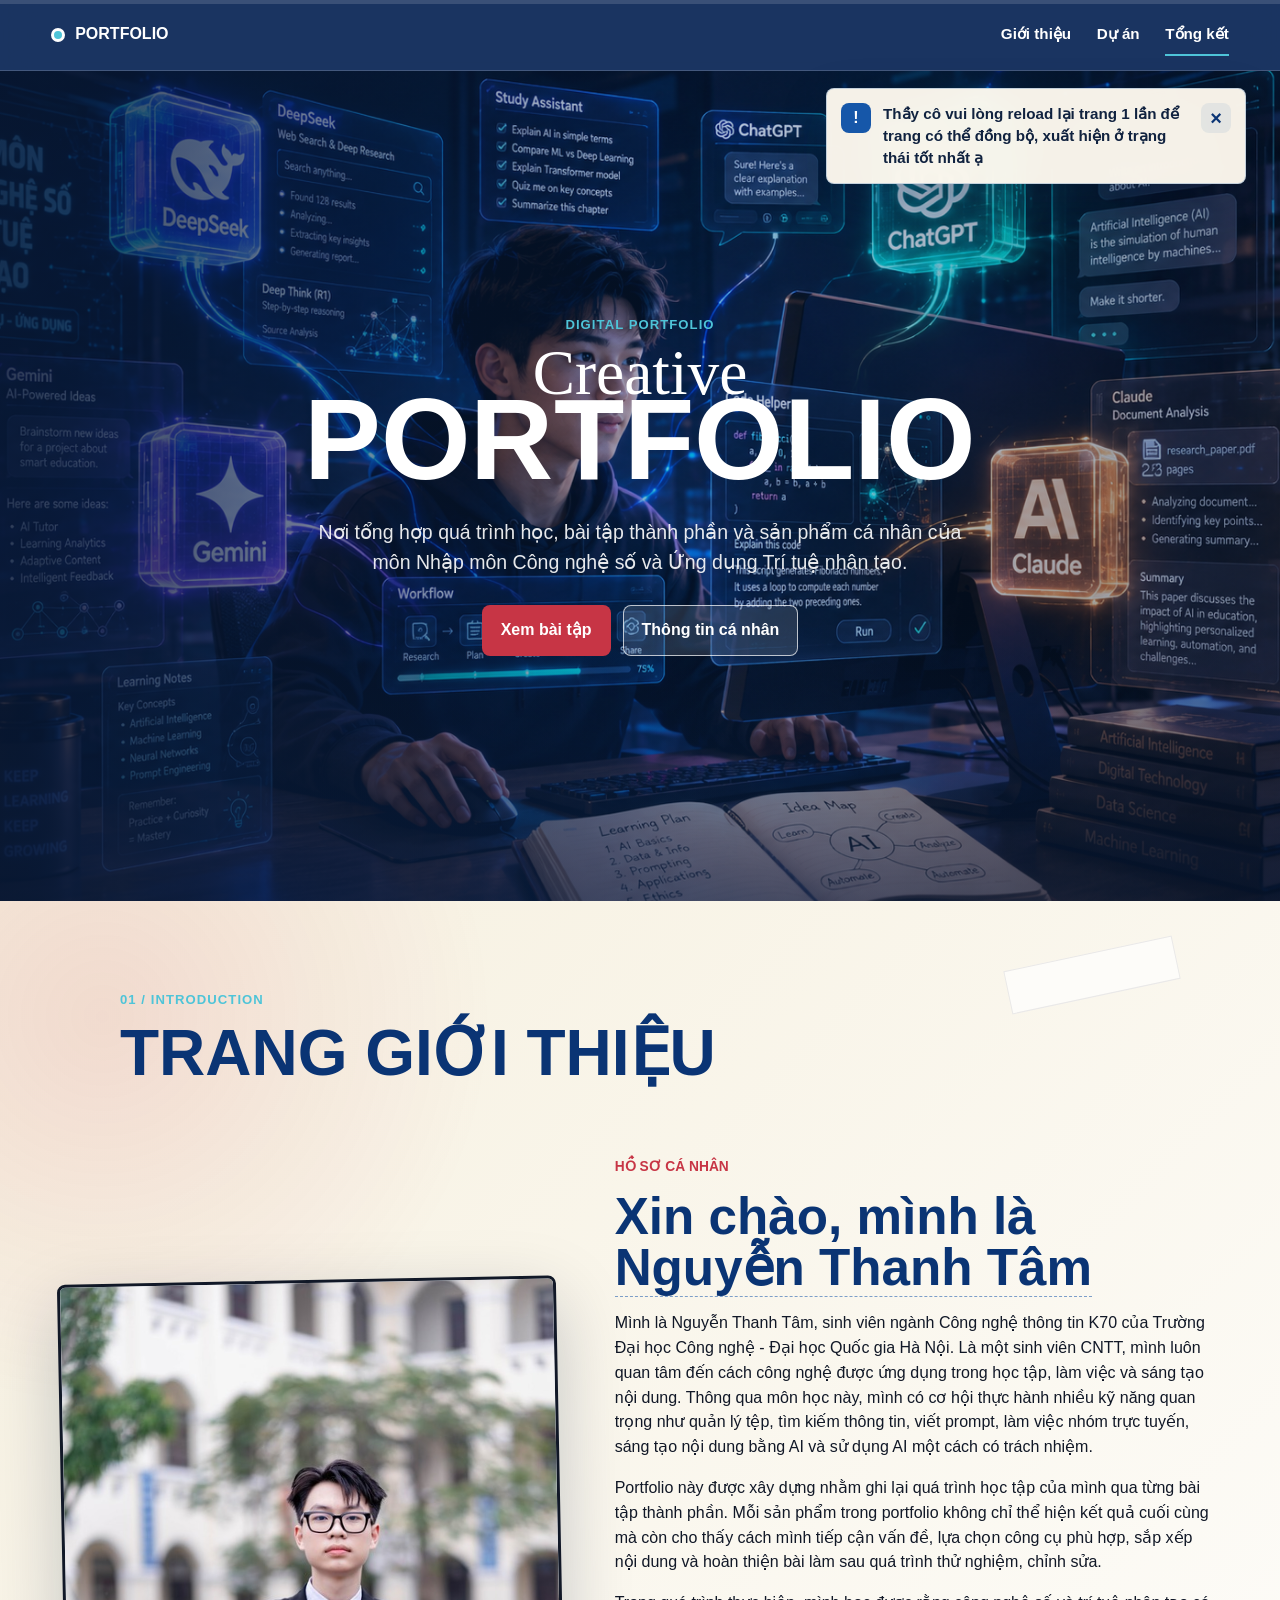
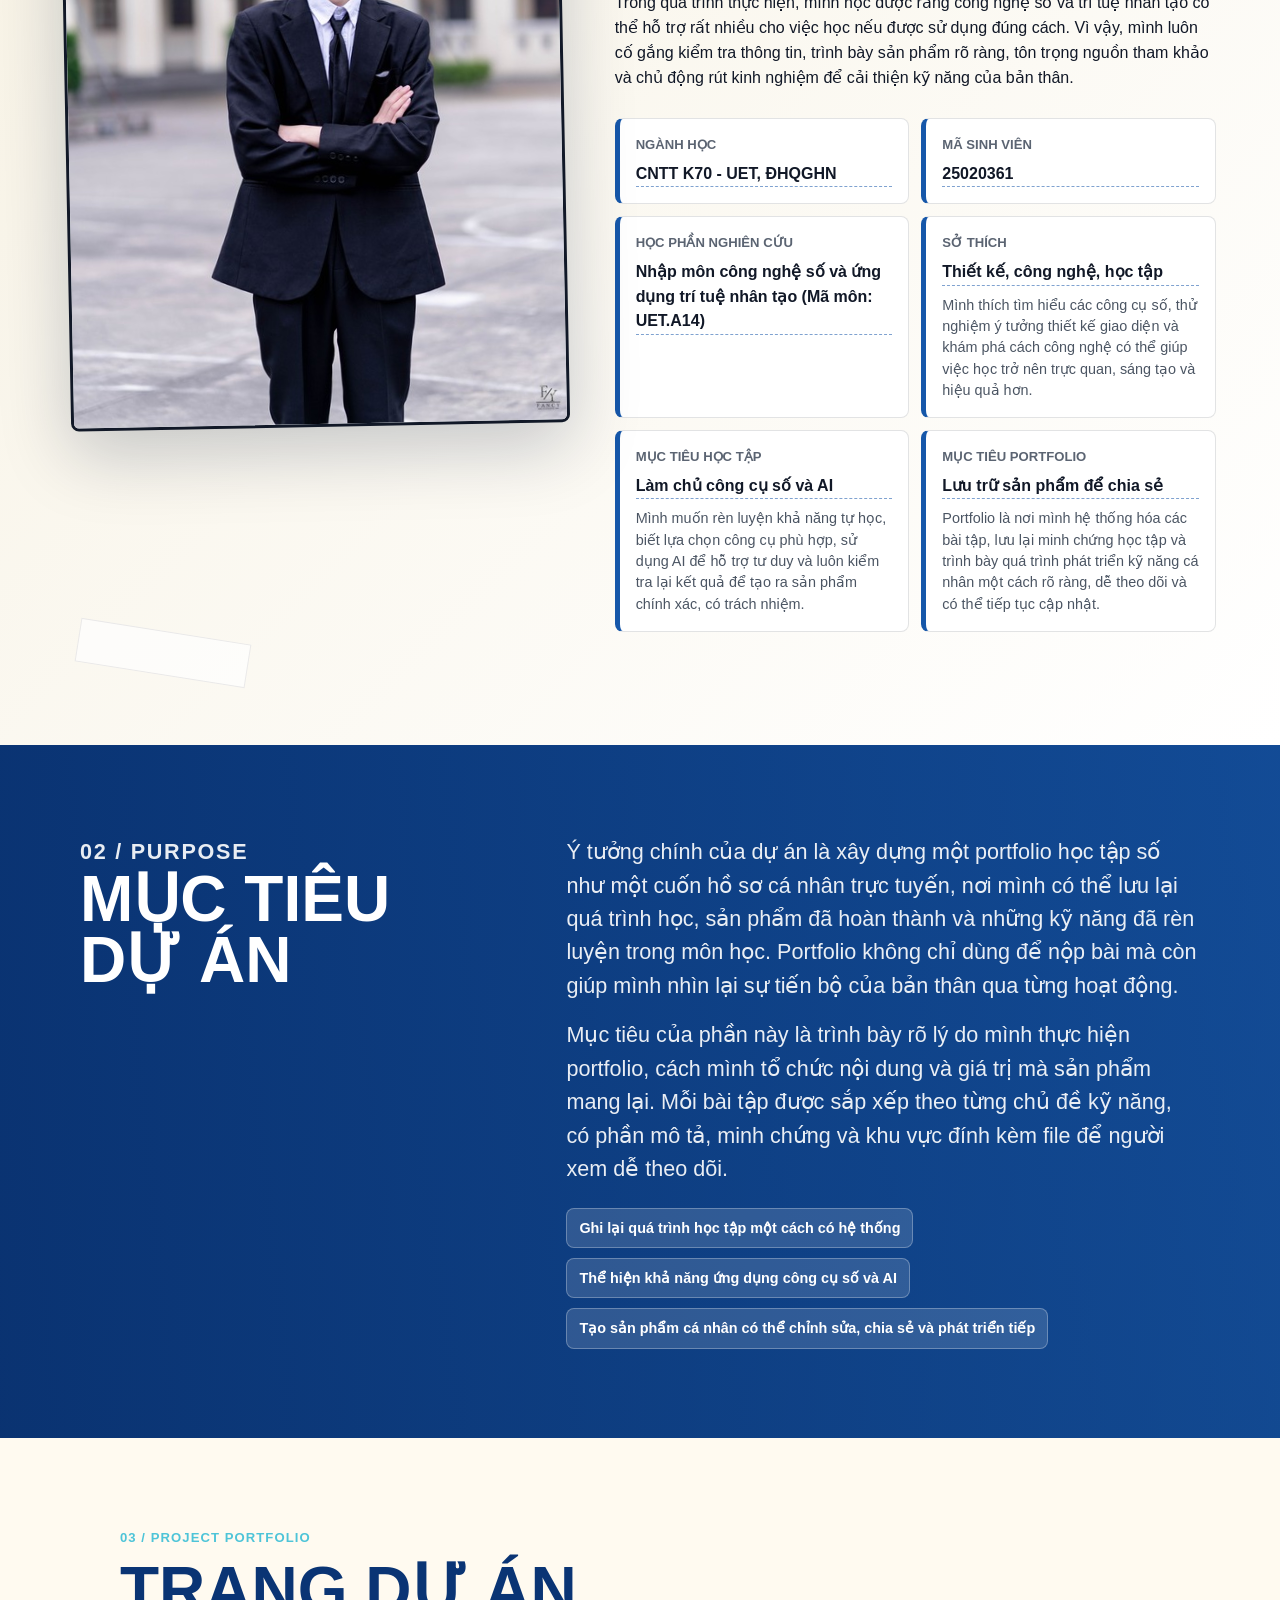
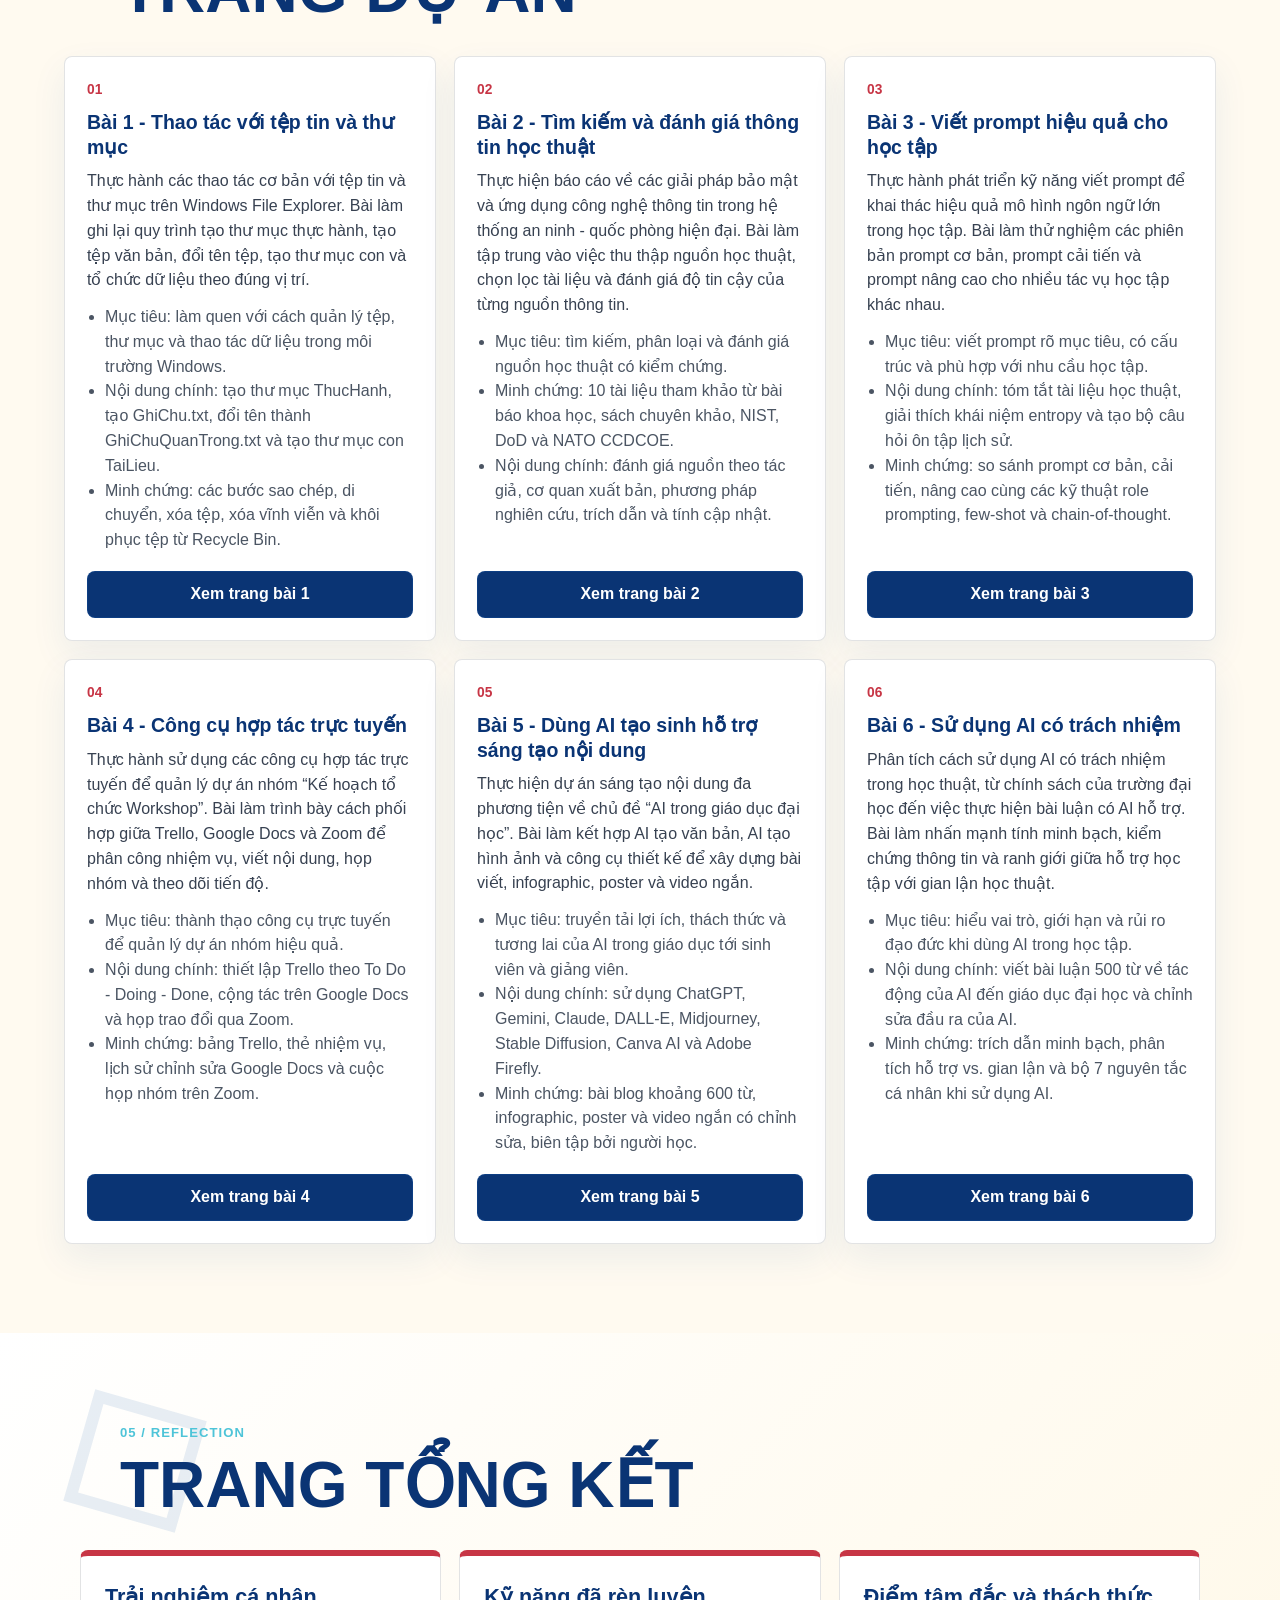
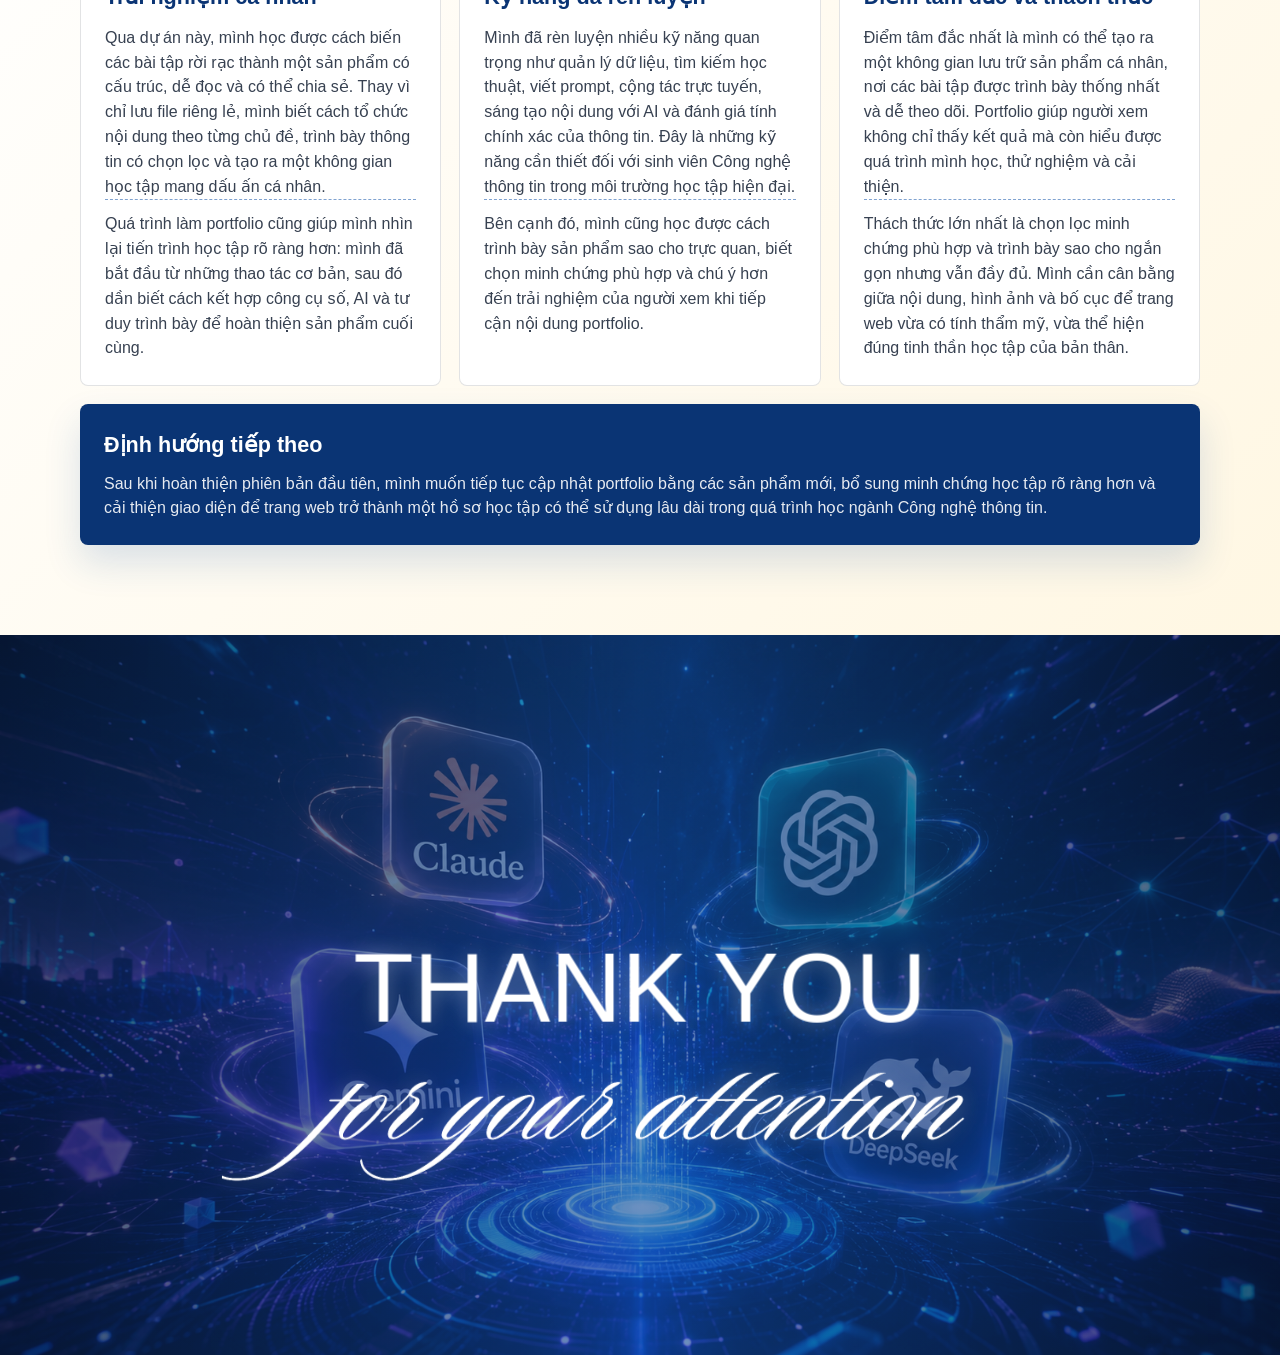
<file: index.html>
<!doctype html>
<html lang="vi">
  <head>
    <meta charset="utf-8" />
    <meta name="viewport" content="width=device-width, initial-scale=1" />
    <title>Portfolio Kỹ thuật số</title>
    <link rel="stylesheet" href="styles.css?v=sync-notice-7" />
  </head>
  <body>
    <header class="site-header" aria-label="Điều hướng chính">
      <a class="brand-mark" href="#home">
        <span class="brand-dot"></span>
        Portfolio
      </a>
      <nav class="nav-links">
        <a href="#about">Giới thiệu</a>
        <a href="#projects">Dự án</a>
        <a href="#summary">Tổng kết</a>
      </nav>
    </header>
    <div class="scroll-progress" aria-hidden="true"><span id="scrollProgress"></span></div>
    <aside class="sync-notice" role="status" aria-live="polite">
      <span class="sync-notice-icon" aria-hidden="true">!</span>
      <p>Thầy cô vui lòng reload lại trang 1 lần để trang có thể đồng bộ, xuất hiện ở trạng thái tốt nhất ạ</p>
      <button
        class="sync-notice-close"
        type="button"
        aria-label="Đóng thông báo"
        onclick="this.closest('.sync-notice').style.display = 'none'"
      >
        ×
      </button>
    </aside>

    <main>
      <section class="hero" id="home">
        <video class="hero-bg hero-video" autoplay muted loop playsinline poster="assets/hero-background.png" aria-hidden="true">
          <source src="assets/hero-background.mp4" type="video/mp4" />
        </video>
        <div class="hero-overlay"></div>
        <div class="hero-content">
          <p class="eyebrow hero-kicker">Digital Portfolio</p>
          <h1 aria-label="Creative Portfolio">
            <span class="script hero-handwrite">Creative</span>
            <span class="hero-word" data-letter-reveal>Portfolio</span>
          </h1>
          <p class="hero-copy">
            Nơi tổng hợp quá trình học, bài tập thành phần và sản phẩm cá nhân
            của môn Nhập môn Công nghệ số và Ứng dụng Trí tuệ nhân tạo.
          </p>
          <div class="hero-actions">
            <a class="primary-btn" href="#projects">Xem bài tập</a>
            <a class="ghost-btn" href="#about">Thông tin cá nhân</a>
          </div>
        </div>
      </section>

      <section class="section intro-band" id="about">
        <div class="section-heading">
          <p class="eyebrow">01 / Introduction</p>
          <h2>Trang Giới Thiệu</h2>
        </div>
        <div class="about-grid">
          <div class="profile-panel">
            <div class="photo-slot">
              <img src="assets/profile.jpg" alt="Ảnh cá nhân Nguyễn Thanh Tâm" />
            </div>
          </div>
          <div class="about-copy">
            <p class="label">Hồ sơ cá nhân</p>
            <h3>Xin chào, mình là <span contenteditable="true">Nguyễn Thanh Tâm</span></h3>
            <p>
              Mình là Nguyễn Thanh Tâm, sinh viên ngành Công nghệ thông tin K70
              của Trường Đại học Công nghệ - Đại học Quốc gia Hà Nội. Là một sinh
              viên CNTT, mình luôn quan tâm đến cách công nghệ được ứng dụng trong
              học tập, làm việc và sáng tạo nội dung. Thông qua môn học này, mình
              có cơ hội thực hành nhiều kỹ năng quan trọng như quản lý tệp, tìm
              kiếm thông tin, viết prompt, làm việc nhóm trực tuyến, sáng tạo nội
              dung bằng AI và sử dụng AI một cách có trách nhiệm.
            </p>
            <p class="about-note">
              Portfolio này được xây dựng nhằm ghi lại quá trình học tập của
              mình qua từng bài tập thành phần. Mỗi sản phẩm trong portfolio
              không chỉ thể hiện kết quả cuối cùng mà còn cho thấy cách mình
              tiếp cận vấn đề, lựa chọn công cụ phù hợp, sắp xếp nội dung và
              hoàn thiện bài làm sau quá trình thử nghiệm, chỉnh sửa.
            </p>
            <p class="about-note">
              Trong quá trình thực hiện, mình học được rằng công nghệ số và trí
              tuệ nhân tạo có thể hỗ trợ rất nhiều cho việc học nếu được sử dụng
              đúng cách. Vì vậy, mình luôn cố gắng kiểm tra thông tin, trình bày
              sản phẩm rõ ràng, tôn trọng nguồn tham khảo và chủ động rút kinh
              nghiệm để cải thiện kỹ năng của bản thân.
            </p>
            <div class="info-grid">
              <div>
                <span>Ngành học</span>
                <strong contenteditable="true">CNTT K70 - UET, ĐHQGHN</strong>
              </div>
              <div>
                <span>Mã sinh viên</span>
                <strong contenteditable="true">25020361</strong>
              </div>
              <div>
                <span>Học phần nghiên cứu</span>
                <strong contenteditable="true">Nhập môn công nghệ số và ứng dụng trí tuệ nhân tạo (Mã môn: UET.A14)</strong>
              </div>
              <div>
                <span>Sở thích</span>
                <strong contenteditable="true">Thiết kế, công nghệ, học tập</strong>
                <p>
                  Mình thích tìm hiểu các công cụ số, thử nghiệm ý tưởng thiết
                  kế giao diện và khám phá cách công nghệ có thể giúp việc học
                  trở nên trực quan, sáng tạo và hiệu quả hơn.
                </p>
              </div>
              <div>
                <span>Mục tiêu học tập</span>
                <strong contenteditable="true">Làm chủ công cụ số và AI</strong>
                <p>
                  Mình muốn rèn luyện khả năng tự học, biết lựa chọn công cụ
                  phù hợp, sử dụng AI để hỗ trợ tư duy và luôn kiểm tra lại kết
                  quả để tạo ra sản phẩm chính xác, có trách nhiệm.
                </p>
              </div>
              <div>
                <span>Mục tiêu portfolio</span>
                <strong contenteditable="true">Lưu trữ sản phẩm để chia sẻ</strong>
                <p>
                  Portfolio là nơi mình hệ thống hóa các bài tập, lưu lại minh
                  chứng học tập và trình bày quá trình phát triển kỹ năng cá
                  nhân một cách rõ ràng, dễ theo dõi và có thể tiếp tục cập nhật.
                </p>
              </div>
            </div>
          </div>
        </div>
      </section>

      <section class="section goals-band">
        <video class="goals-video" autoplay muted loop playsinline aria-hidden="true">
          <source src="assets/goal-bg.mp4" type="video/mp4" />
        </video>
        <div class="wide-split">
          <div>
            <p class="eyebrow">02 / Purpose</p>
            <h2>Mục tiêu dự án</h2>
          </div>
          <div class="goals-copy">
            <p>
              Ý tưởng chính của dự án là xây dựng một portfolio học tập số như
              một cuốn hồ sơ cá nhân trực tuyến, nơi mình có thể lưu lại quá
              trình học, sản phẩm đã hoàn thành và những kỹ năng đã rèn luyện
              trong môn học. Portfolio không chỉ dùng để nộp bài mà còn giúp
              mình nhìn lại sự tiến bộ của bản thân qua từng hoạt động.
            </p>
            <p>
              Mục tiêu của phần này là trình bày rõ lý do mình thực hiện
              portfolio, cách mình tổ chức nội dung và giá trị mà sản phẩm mang
              lại. Mỗi bài tập được sắp xếp theo từng chủ đề kỹ năng, có phần mô
              tả, minh chứng và khu vực đính kèm file để người xem dễ theo dõi.
            </p>
            <div class="goal-points">
              <span>Ghi lại quá trình học tập một cách có hệ thống</span>
              <span>Thể hiện khả năng ứng dụng công cụ số và AI</span>
              <span>Tạo sản phẩm cá nhân có thể chỉnh sửa, chia sẻ và phát triển tiếp</span>
            </div>
          </div>
        </div>
      </section>

      <section class="section" id="projects">
        <div class="section-heading">
          <p class="eyebrow">03 / Project Portfolio</p>
          <h2>Trang Dự Án</h2>
        </div>

        <div class="project-grid">
          <article class="project-card">
            <div class="project-number">01</div>
            <h3>Bài 1 - Thao tác với tệp tin và thư mục</h3>
            <p>
              Thực hành các thao tác cơ bản với tệp tin và thư mục trên Windows
              File Explorer. Bài làm ghi lại quy trình tạo thư mục thực hành,
              tạo tệp văn bản, đổi tên tệp, tạo thư mục con và tổ chức dữ liệu
              theo đúng vị trí.
            </p>
            <ul>
              <li>Mục tiêu: làm quen với cách quản lý tệp, thư mục và thao tác dữ liệu trong môi trường Windows.</li>
              <li>Nội dung chính: tạo thư mục ThucHanh, tạo GhiChu.txt, đổi tên thành GhiChuQuanTrong.txt và tạo thư mục con TaiLieu.</li>
              <li>Minh chứng: các bước sao chép, di chuyển, xóa tệp, xóa vĩnh viễn và khôi phục tệp từ Recycle Bin.</li>
            </ul>
            <a class="project-open-btn" href="bai-1.html">Xem trang bài 1</a>
          </article>

          <article class="project-card">
            <div class="project-number">02</div>
            <h3>Bài 2 - Tìm kiếm và đánh giá thông tin học thuật</h3>
            <p>
              Thực hiện báo cáo về các giải pháp bảo mật và ứng dụng công nghệ
              thông tin trong hệ thống an ninh - quốc phòng hiện đại. Bài làm
              tập trung vào việc thu thập nguồn học thuật, chọn lọc tài liệu và
              đánh giá độ tin cậy của từng nguồn thông tin.
            </p>
            <ul>
              <li>Mục tiêu: tìm kiếm, phân loại và đánh giá nguồn học thuật có kiểm chứng.</li>
              <li>Minh chứng: 10 tài liệu tham khảo từ bài báo khoa học, sách chuyên khảo, NIST, DoD và NATO CCDCOE.</li>
              <li>Nội dung chính: đánh giá nguồn theo tác giả, cơ quan xuất bản, phương pháp nghiên cứu, trích dẫn và tính cập nhật.</li>
            </ul>
            <a class="project-open-btn" href="bai-2.html">Xem trang bài 2</a>
          </article>

          <article class="project-card">
            <div class="project-number">03</div>
            <h3>Bài 3 - Viết prompt hiệu quả cho học tập</h3>
            <p>
              Thực hành phát triển kỹ năng viết prompt để khai thác hiệu quả mô
              hình ngôn ngữ lớn trong học tập. Bài làm thử nghiệm các phiên bản
              prompt cơ bản, prompt cải tiến và prompt nâng cao cho nhiều tác vụ
              học tập khác nhau.
            </p>
            <ul>
              <li>Mục tiêu: viết prompt rõ mục tiêu, có cấu trúc và phù hợp với nhu cầu học tập.</li>
              <li>Nội dung chính: tóm tắt tài liệu học thuật, giải thích khái niệm entropy và tạo bộ câu hỏi ôn tập lịch sử.</li>
              <li>Minh chứng: so sánh prompt cơ bản, cải tiến, nâng cao cùng các kỹ thuật role prompting, few-shot và chain-of-thought.</li>
            </ul>
            <a class="project-open-btn" href="bai-3.html">Xem trang bài 3</a>
          </article>

          <article class="project-card">
            <div class="project-number">04</div>
            <h3>Bài 4 - Công cụ hợp tác trực tuyến</h3>
            <p>
              Thực hành sử dụng các công cụ hợp tác trực tuyến để quản lý dự án
              nhóm “Kế hoạch tổ chức Workshop”. Bài làm trình bày cách phối hợp
              giữa Trello, Google Docs và Zoom để phân công nhiệm vụ, viết nội
              dung, họp nhóm và theo dõi tiến độ.
            </p>
            <ul>
              <li>Mục tiêu: thành thạo công cụ trực tuyến để quản lý dự án nhóm hiệu quả.</li>
              <li>Nội dung chính: thiết lập Trello theo To Do - Doing - Done, cộng tác trên Google Docs và họp trao đổi qua Zoom.</li>
              <li>Minh chứng: bảng Trello, thẻ nhiệm vụ, lịch sử chỉnh sửa Google Docs và cuộc họp nhóm trên Zoom.</li>
            </ul>
            <a class="project-open-btn" href="bai-4.html">Xem trang bài 4</a>
          </article>

          <article class="project-card">
            <div class="project-number">05</div>
            <h3>Bài 5 - Dùng AI tạo sinh hỗ trợ sáng tạo nội dung</h3>
            <p>
              Thực hiện dự án sáng tạo nội dung đa phương tiện về chủ đề “AI
              trong giáo dục đại học”. Bài làm kết hợp AI tạo văn bản, AI tạo
              hình ảnh và công cụ thiết kế để xây dựng bài viết, infographic,
              poster và video ngắn.
            </p>
            <ul>
              <li>Mục tiêu: truyền tải lợi ích, thách thức và tương lai của AI trong giáo dục tới sinh viên và giảng viên.</li>
              <li>Nội dung chính: sử dụng ChatGPT, Gemini, Claude, DALL-E, Midjourney, Stable Diffusion, Canva AI và Adobe Firefly.</li>
              <li>Minh chứng: bài blog khoảng 600 từ, infographic, poster và video ngắn có chỉnh sửa, biên tập bởi người học.</li>
            </ul>
            <a class="project-open-btn" href="bai-5.html">Xem trang bài 5</a>
          </article>

          <article class="project-card">
            <div class="project-number">06</div>
            <h3>Bài 6 - Sử dụng AI có trách nhiệm</h3>
            <p>
              Phân tích cách sử dụng AI có trách nhiệm trong học thuật, từ chính
              sách của trường đại học đến việc thực hiện bài luận có AI hỗ trợ.
              Bài làm nhấn mạnh tính minh bạch, kiểm chứng thông tin và ranh
              giới giữa hỗ trợ học tập với gian lận học thuật.
            </p>
            <ul>
              <li>Mục tiêu: hiểu vai trò, giới hạn và rủi ro đạo đức khi dùng AI trong học tập.</li>
              <li>Nội dung chính: viết bài luận 500 từ về tác động của AI đến giáo dục đại học và chỉnh sửa đầu ra của AI.</li>
              <li>Minh chứng: trích dẫn minh bạch, phân tích hỗ trợ vs. gian lận và bộ 7 nguyên tắc cá nhân khi sử dụng AI.</li>
            </ul>
            <a class="project-open-btn" href="bai-6.html">Xem trang bài 6</a>
          </article>
        </div>
      </section>

      <section class="section summary" id="summary">
        <div class="section-heading">
          <p class="eyebrow">05 / Reflection</p>
          <h2>Trang Tổng Kết</h2>
        </div>
        <div class="summary-grid">
          <article>
            <h3>Trải nghiệm cá nhân</h3>
            <p contenteditable="true">
              Qua dự án này, mình học được cách biến các bài tập rời rạc thành
              một sản phẩm có cấu trúc, dễ đọc và có thể chia sẻ. Thay vì chỉ
              lưu file riêng lẻ, mình biết cách tổ chức nội dung theo từng chủ
              đề, trình bày thông tin có chọn lọc và tạo ra một không gian học
              tập mang dấu ấn cá nhân.
            </p>
            <p>
              Quá trình làm portfolio cũng giúp mình nhìn lại tiến trình học tập
              rõ ràng hơn: mình đã bắt đầu từ những thao tác cơ bản, sau đó dần
              biết cách kết hợp công cụ số, AI và tư duy trình bày để hoàn thiện
              sản phẩm cuối cùng.
            </p>
          </article>
          <article>
            <h3>Kỹ năng đã rèn luyện</h3>
            <p contenteditable="true">
              Mình đã rèn luyện nhiều kỹ năng quan trọng như quản lý dữ liệu,
              tìm kiếm học thuật, viết prompt, cộng tác trực tuyến, sáng tạo nội
              dung với AI và đánh giá tính chính xác của thông tin. Đây là những
              kỹ năng cần thiết đối với sinh viên Công nghệ thông tin trong môi
              trường học tập hiện đại.
            </p>
            <p>
              Bên cạnh đó, mình cũng học được cách trình bày sản phẩm sao cho
              trực quan, biết chọn minh chứng phù hợp và chú ý hơn đến trải
              nghiệm của người xem khi tiếp cận nội dung portfolio.
            </p>
          </article>
          <article>
            <h3>Điểm tâm đắc và thách thức</h3>
            <p contenteditable="true">
              Điểm tâm đắc nhất là mình có thể tạo ra một không gian lưu trữ sản
              phẩm cá nhân, nơi các bài tập được trình bày thống nhất và dễ theo
              dõi. Portfolio giúp người xem không chỉ thấy kết quả mà còn hiểu
              được quá trình mình học, thử nghiệm và cải thiện.
            </p>
            <p>
              Thách thức lớn nhất là chọn lọc minh chứng phù hợp và trình bày
              sao cho ngắn gọn nhưng vẫn đầy đủ. Mình cần cân bằng giữa nội dung,
              hình ảnh và bố cục để trang web vừa có tính thẩm mỹ, vừa thể hiện
              đúng tinh thần học tập của bản thân.
            </p>
          </article>
        </div>
        <div class="summary-note">
          <h3>Định hướng tiếp theo</h3>
          <p>
            Sau khi hoàn thiện phiên bản đầu tiên, mình muốn tiếp tục cập nhật
            portfolio bằng các sản phẩm mới, bổ sung minh chứng học tập rõ ràng
            hơn và cải thiện giao diện để trang web trở thành một hồ sơ học tập
            có thể sử dụng lâu dài trong quá trình học ngành Công nghệ thông tin.
          </p>
        </div>
      </section>

    </main>

    <footer class="site-footer">
      <video class="thanks-bg thanks-video" autoplay muted loop playsinline poster="assets/thanks-background.png" aria-hidden="true">
        <source src="assets/thanks-background.mp4" type="video/mp4" />
      </video>
      <div class="thanks-title" aria-label="Thank you">THANK YOU</div>
      <img class="thanks-script" src="assets/thanks-script-overlay.png" alt="for your attention" />
    </footer>

    <button class="back-to-top" type="button" aria-label="Lên đầu trang">↑</button>

    <script src="script.js?v=sync-notice-7"></script>
  </body>
</html>
</file>
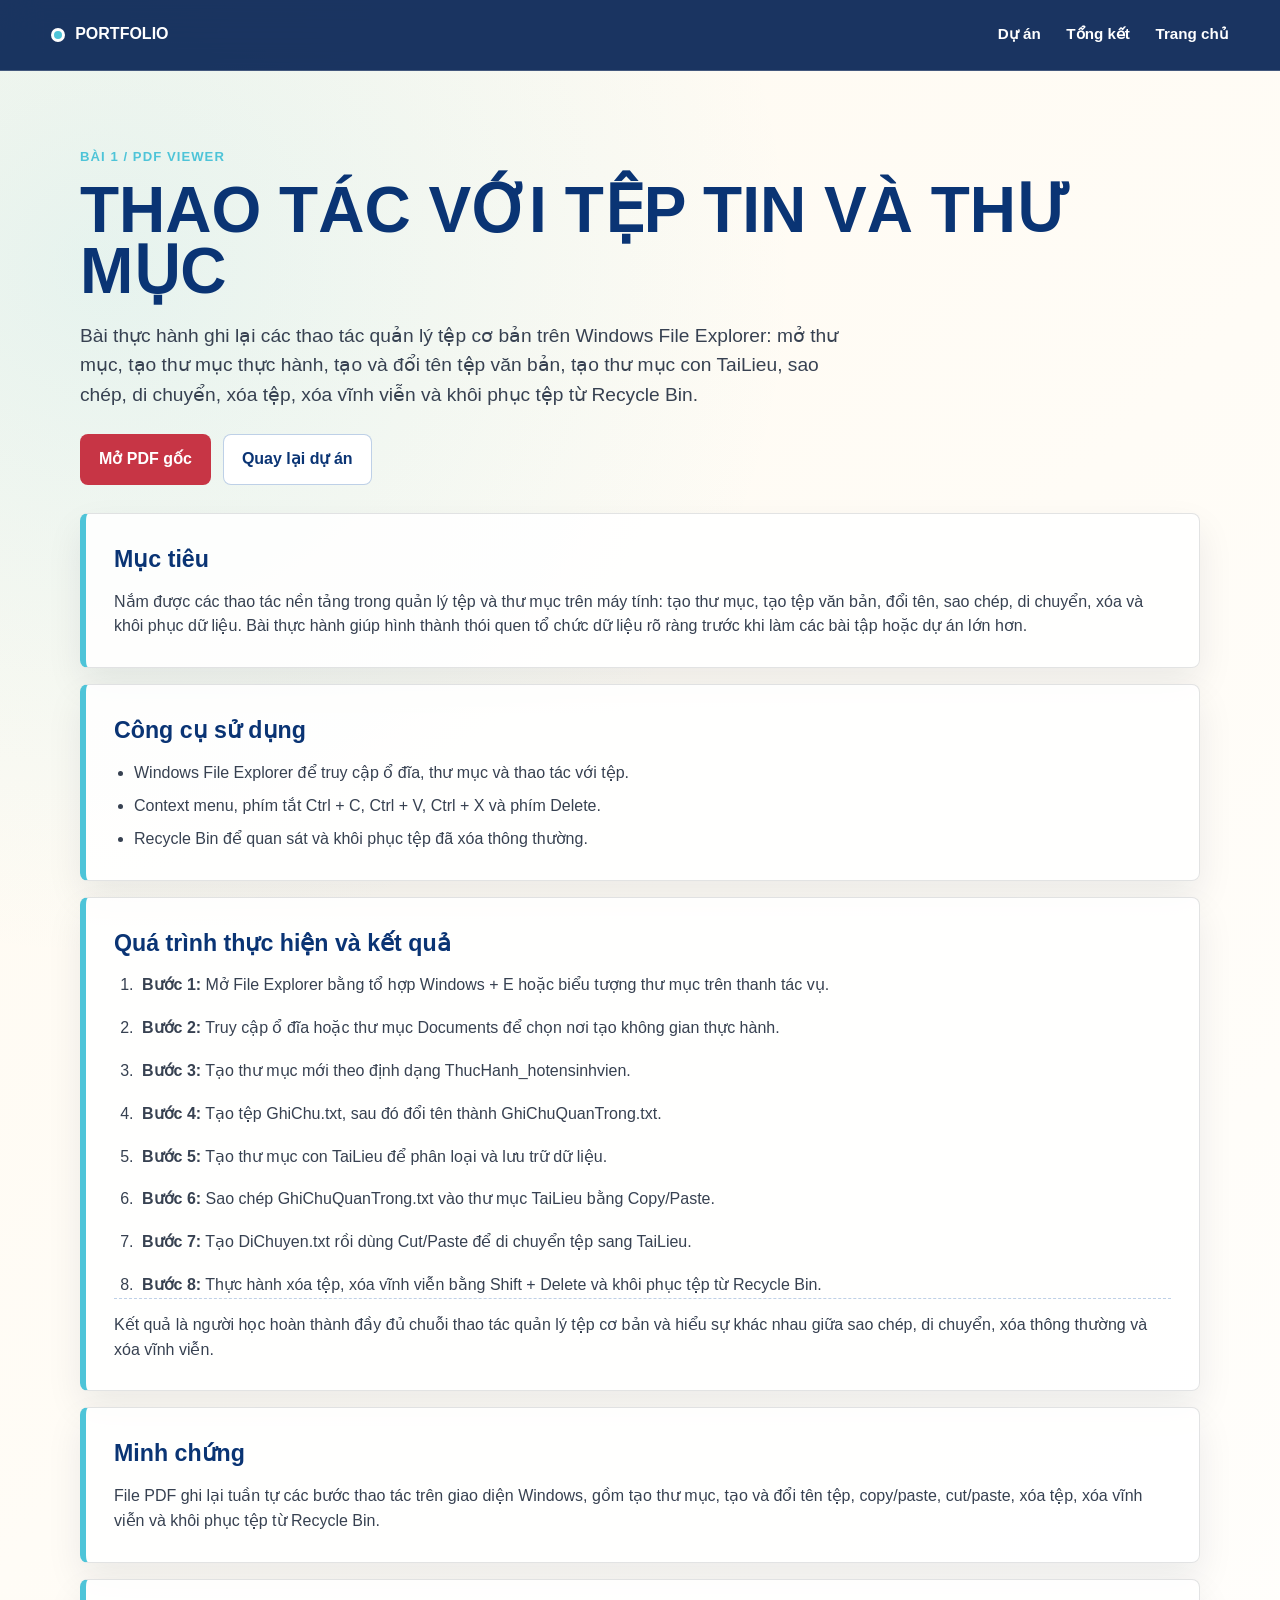
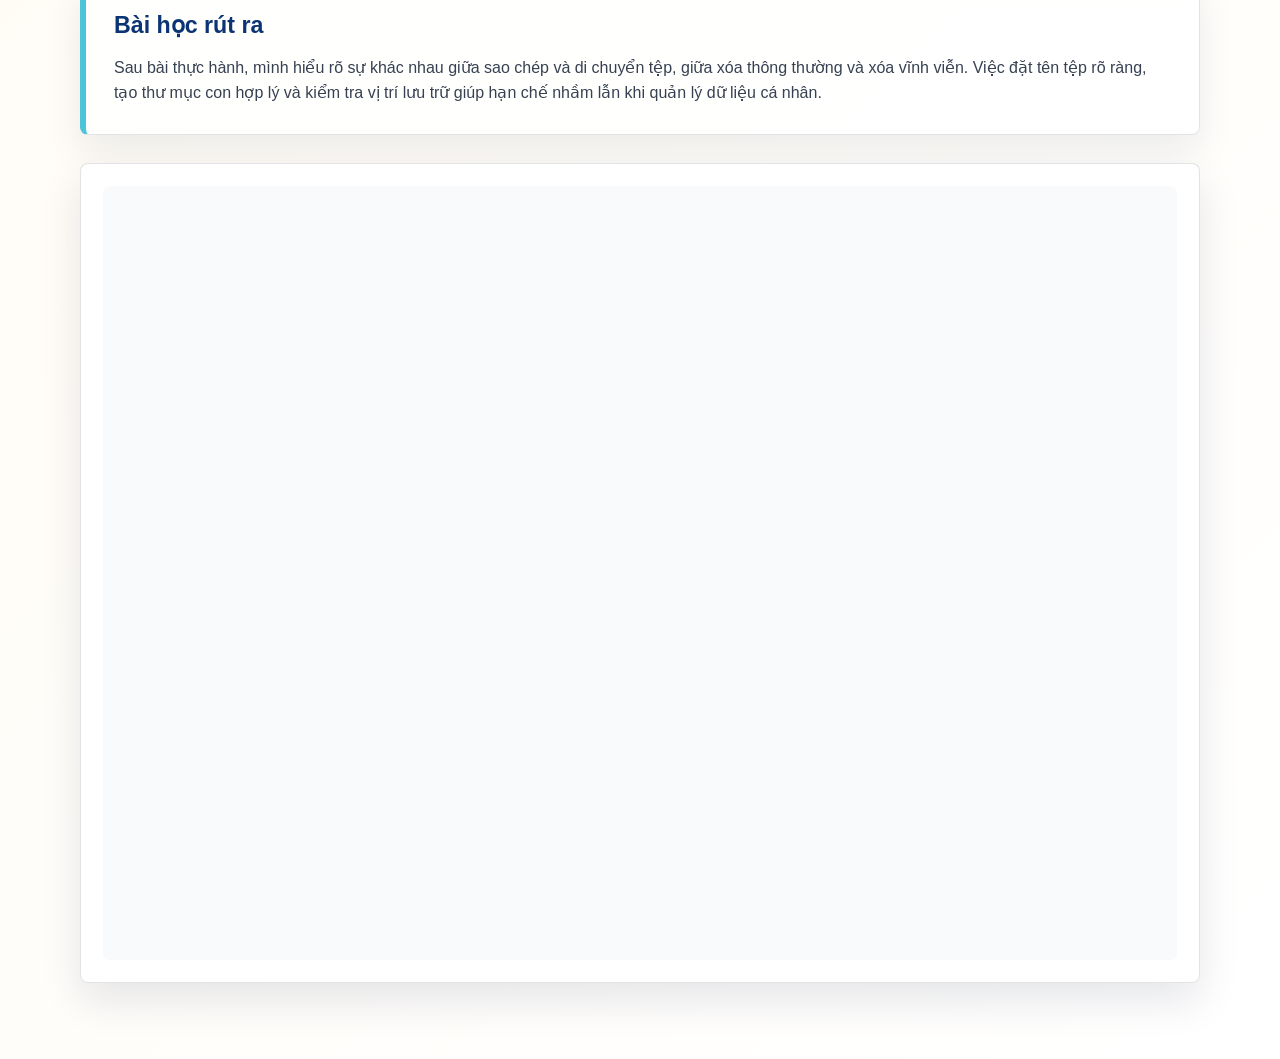
<file: bai-1.html>
<!doctype html>
<html lang="vi">
  <head>
    <meta charset="utf-8" />
    <meta name="viewport" content="width=device-width, initial-scale=1" />
    <title>Bài 1 - Thao tác với tệp tin và thư mục</title>
    <link rel="stylesheet" href="styles.css" />
  </head>
  <body class="pdf-page">
    <header class="site-header" aria-label="Điều hướng chính">
      <a class="brand-mark" href="index.html#home">
        <span class="brand-dot"></span>
        Portfolio
      </a>
      <nav class="nav-links">
        <a href="index.html#projects">Dự án</a>
        <a href="index.html#summary">Tổng kết</a>
        <a href="index.html#home">Trang chủ</a>
      </nav>
    </header>

    <main class="pdf-viewer-page">
      <section class="pdf-hero">
        <p class="eyebrow">Bài 1 / PDF Viewer</p>
        <h1>Thao tác với tệp tin và thư mục</h1>
        <p>
          Bài thực hành ghi lại các thao tác quản lý tệp cơ bản trên Windows
          File Explorer: mở thư mục, tạo thư mục thực hành, tạo và đổi tên tệp
          văn bản, tạo thư mục con TaiLieu, sao chép, di chuyển, xóa tệp, xóa
          vĩnh viễn và khôi phục tệp từ Recycle Bin.
        </p>
        <div class="pdf-actions">
          <a class="primary-btn" href="assets/bai-1/nguyen-thanh-tam-bai-1.pdf" target="_blank" rel="noopener">
            Mở PDF gốc
          </a>
          <a class="ghost-btn" href="index.html#projects">Quay lại dự án</a>
        </div>
      </section>

      <section class="detail-sections" aria-label="Nội dung tóm tắt bài 1">
        <article class="detail-card">
          <h2>Mục tiêu</h2>
          <p>
            Nắm được các thao tác nền tảng trong quản lý tệp và thư mục trên máy
            tính: tạo thư mục, tạo tệp văn bản, đổi tên, sao chép, di chuyển, xóa
            và khôi phục dữ liệu. Bài thực hành giúp hình thành thói quen tổ chức
            dữ liệu rõ ràng trước khi làm các bài tập hoặc dự án lớn hơn.
          </p>
        </article>
        <article class="detail-card">
          <h2>Công cụ sử dụng</h2>
          <ul>
            <li>Windows File Explorer để truy cập ổ đĩa, thư mục và thao tác với tệp.</li>
            <li>Context menu, phím tắt Ctrl + C, Ctrl + V, Ctrl + X và phím Delete.</li>
            <li>Recycle Bin để quan sát và khôi phục tệp đã xóa thông thường.</li>
          </ul>
        </article>
        <article class="detail-card">
          <h2>Quá trình thực hiện và kết quả</h2>
          <ol class="process-steps">
            <li><strong>Bước 1:</strong> Mở File Explorer bằng tổ hợp Windows + E hoặc biểu tượng thư mục trên thanh tác vụ.</li>
            <li><strong>Bước 2:</strong> Truy cập ổ đĩa hoặc thư mục Documents để chọn nơi tạo không gian thực hành.</li>
            <li><strong>Bước 3:</strong> Tạo thư mục mới theo định dạng ThucHanh_hotensinhvien.</li>
            <li><strong>Bước 4:</strong> Tạo tệp GhiChu.txt, sau đó đổi tên thành GhiChuQuanTrong.txt.</li>
            <li><strong>Bước 5:</strong> Tạo thư mục con TaiLieu để phân loại và lưu trữ dữ liệu.</li>
            <li><strong>Bước 6:</strong> Sao chép GhiChuQuanTrong.txt vào thư mục TaiLieu bằng Copy/Paste.</li>
            <li><strong>Bước 7:</strong> Tạo DiChuyen.txt rồi dùng Cut/Paste để di chuyển tệp sang TaiLieu.</li>
            <li><strong>Bước 8:</strong> Thực hành xóa tệp, xóa vĩnh viễn bằng Shift + Delete và khôi phục tệp từ Recycle Bin.</li>
          </ol>
          <p class="process-result">
            Kết quả là người học hoàn thành đầy đủ chuỗi thao tác quản lý tệp cơ
            bản và hiểu sự khác nhau giữa sao chép, di chuyển, xóa thông thường
            và xóa vĩnh viễn.
          </p>
        </article>
        <article class="detail-card">
          <h2>Minh chứng</h2>
          <p>
            File PDF ghi lại tuần tự các bước thao tác trên giao diện Windows,
            gồm tạo thư mục, tạo và đổi tên tệp, copy/paste, cut/paste, xóa tệp,
            xóa vĩnh viễn và khôi phục tệp từ Recycle Bin.
          </p>
        </article>
        <article class="detail-card">
          <h2>Bài học rút ra</h2>
          <p>
            Sau bài thực hành, mình hiểu rõ sự khác nhau giữa sao chép và di
            chuyển tệp, giữa xóa thông thường và xóa vĩnh viễn. Việc đặt tên tệp
            rõ ràng, tạo thư mục con hợp lý và kiểm tra vị trí lưu trữ giúp hạn
            chế nhầm lẫn khi quản lý dữ liệu cá nhân.
          </p>
        </article>
      </section>

      <section class="pdf-pages" aria-label="File PDF của bài 1">
        <article class="pdf-sheet">
          <iframe src="assets/bai-1/nguyen-thanh-tam-bai-1.pdf#toolbar=1&navpanes=0&view=FitH" title="Bài 1 - File PDF"></iframe>
        </article>
      </section>
    </main>
  </body>
</html>
</file>
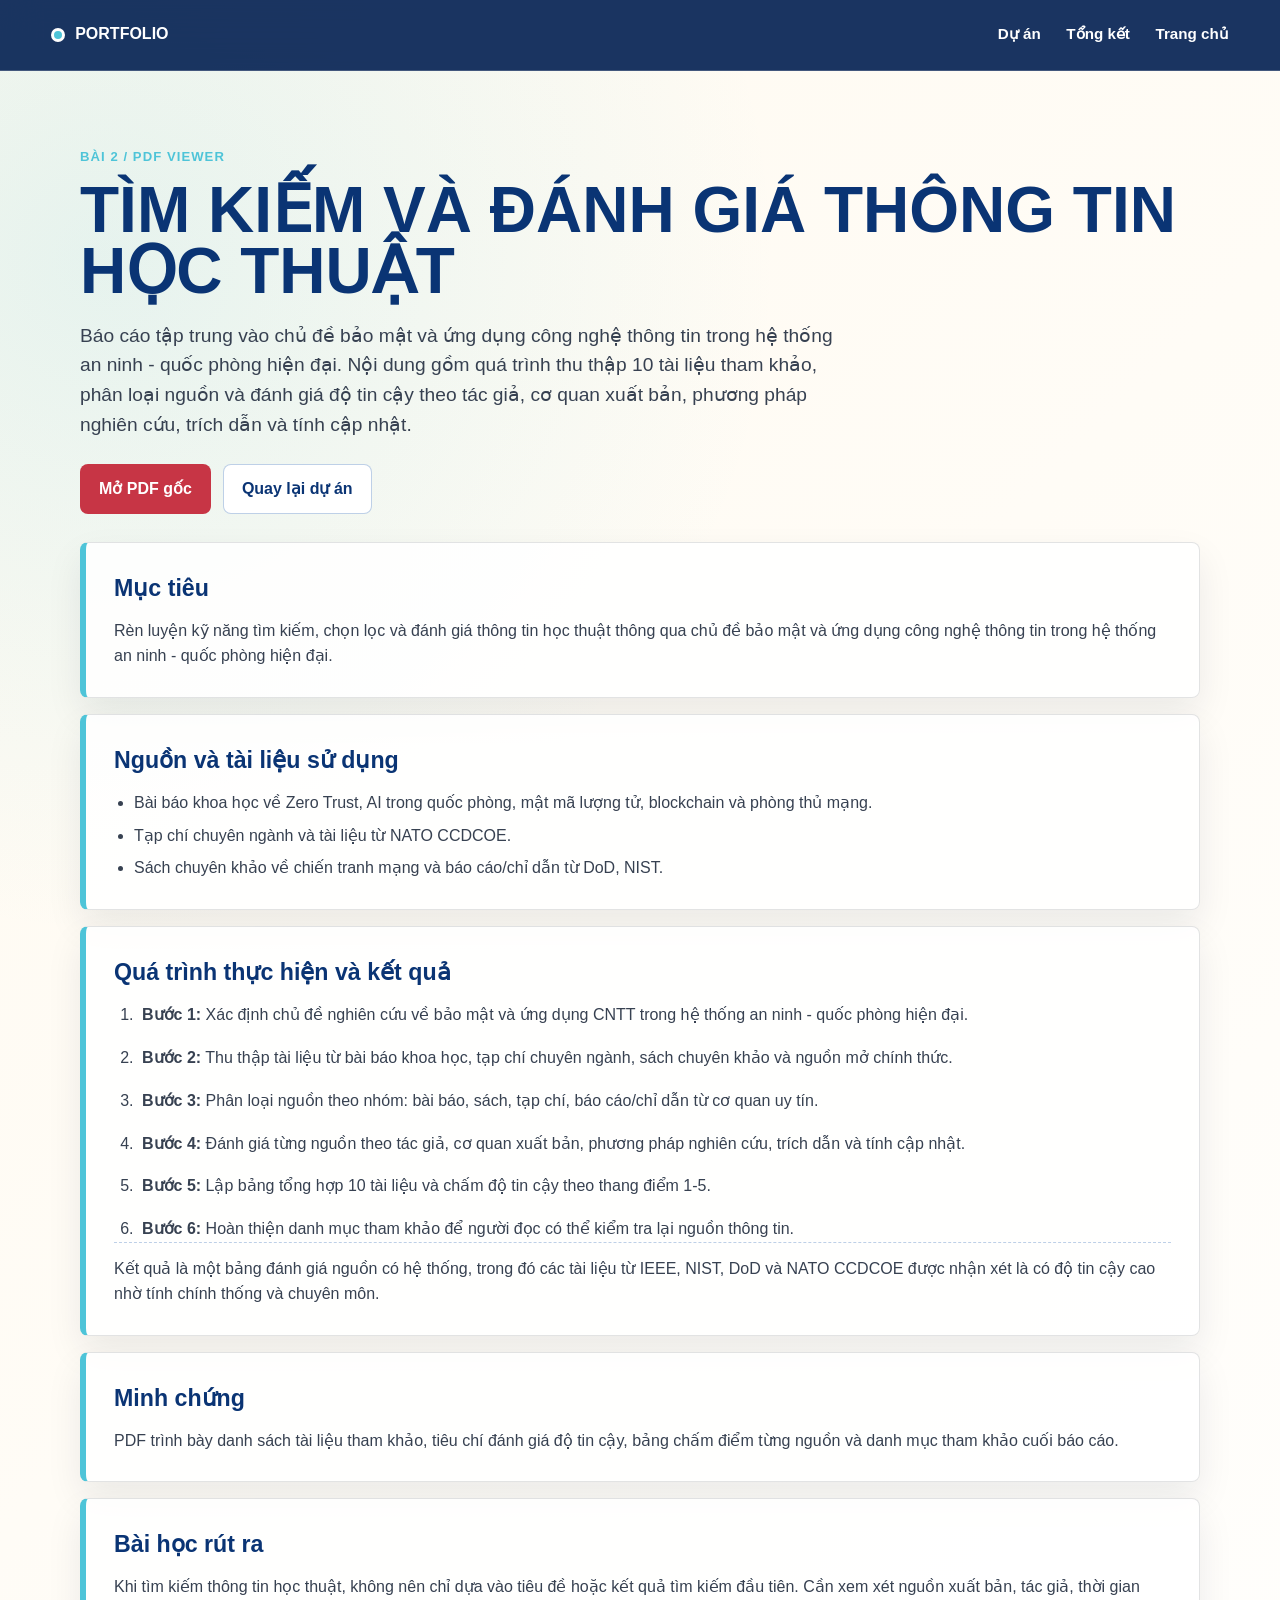
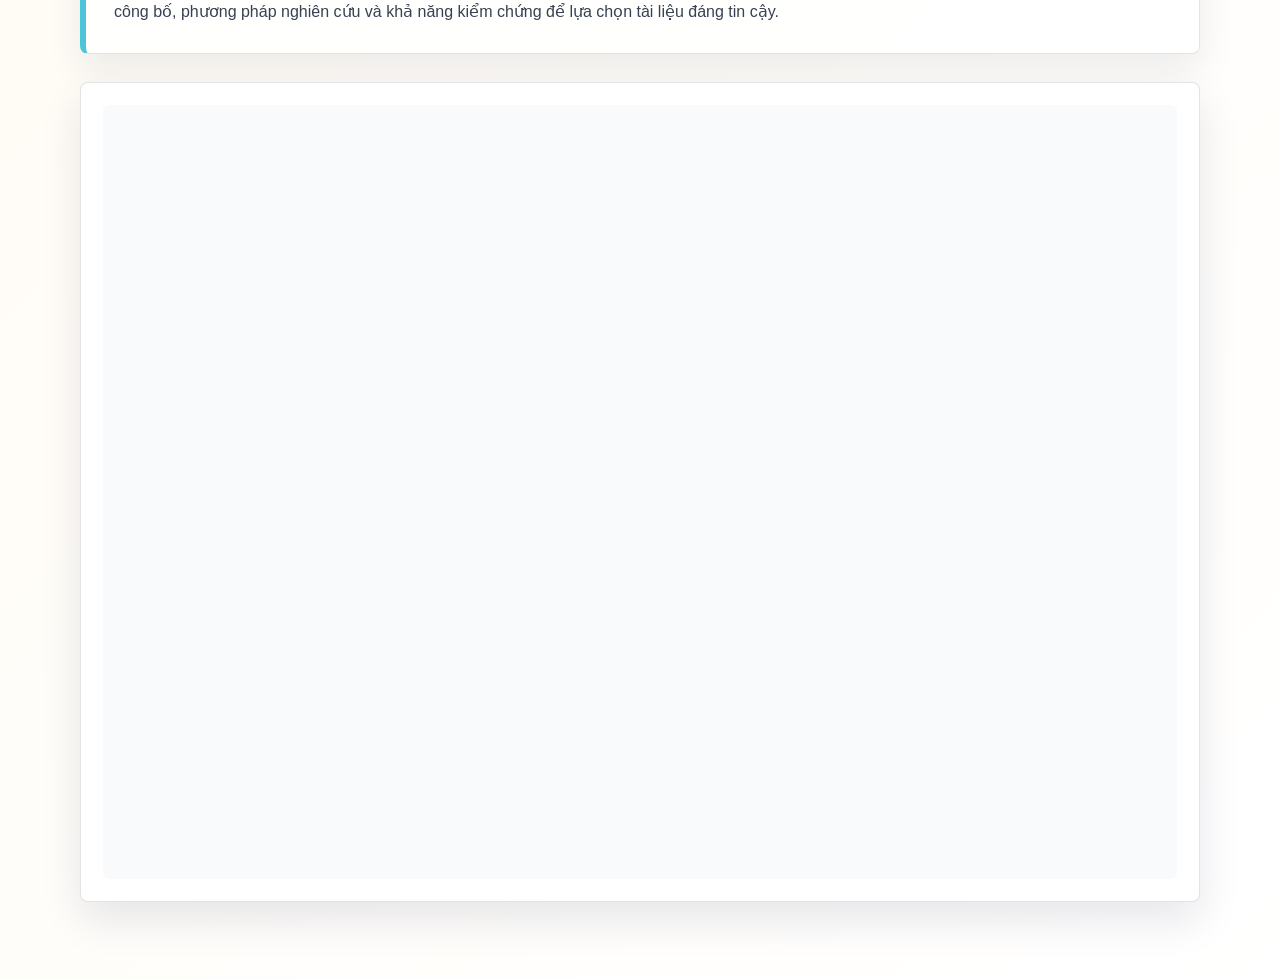
<file: bai-2.html>
<!doctype html>
<html lang="vi">
  <head>
    <meta charset="utf-8" />
    <meta name="viewport" content="width=device-width, initial-scale=1" />
    <title>Bài 2 - Tìm kiếm và đánh giá thông tin học thuật</title>
    <link rel="stylesheet" href="styles.css" />
  </head>
  <body class="pdf-page">
    <header class="site-header" aria-label="Điều hướng chính">
      <a class="brand-mark" href="index.html#home">
        <span class="brand-dot"></span>
        Portfolio
      </a>
      <nav class="nav-links">
        <a href="index.html#projects">Dự án</a>
        <a href="index.html#summary">Tổng kết</a>
        <a href="index.html#home">Trang chủ</a>
      </nav>
    </header>

    <main class="pdf-viewer-page">
      <section class="pdf-hero">
        <p class="eyebrow">Bài 2 / PDF Viewer</p>
        <h1>Tìm kiếm và đánh giá thông tin học thuật</h1>
        <p>
          Báo cáo tập trung vào chủ đề bảo mật và ứng dụng công nghệ thông tin
          trong hệ thống an ninh - quốc phòng hiện đại. Nội dung gồm quá trình
          thu thập 10 tài liệu tham khảo, phân loại nguồn và đánh giá độ tin cậy
          theo tác giả, cơ quan xuất bản, phương pháp nghiên cứu, trích dẫn và
          tính cập nhật.
        </p>
        <div class="pdf-actions">
          <a class="primary-btn" href="assets/bai-2/nguyen-thanh-tam-bai-2.pdf" target="_blank" rel="noopener">
            Mở PDF gốc
          </a>
          <a class="ghost-btn" href="index.html#projects">Quay lại dự án</a>
        </div>
      </section>

      <section class="detail-sections" aria-label="Nội dung tóm tắt bài 2">
        <article class="detail-card">
          <h2>Mục tiêu</h2>
          <p>
            Rèn luyện kỹ năng tìm kiếm, chọn lọc và đánh giá thông tin học thuật
            thông qua chủ đề bảo mật và ứng dụng công nghệ thông tin trong hệ
            thống an ninh - quốc phòng hiện đại.
          </p>
        </article>
        <article class="detail-card">
          <h2>Nguồn và tài liệu sử dụng</h2>
          <ul>
            <li>Bài báo khoa học về Zero Trust, AI trong quốc phòng, mật mã lượng tử, blockchain và phòng thủ mạng.</li>
            <li>Tạp chí chuyên ngành và tài liệu từ NATO CCDCOE.</li>
            <li>Sách chuyên khảo về chiến tranh mạng và báo cáo/chỉ dẫn từ DoD, NIST.</li>
          </ul>
        </article>
        <article class="detail-card">
          <h2>Quá trình thực hiện và kết quả</h2>
          <ol class="process-steps">
            <li><strong>Bước 1:</strong> Xác định chủ đề nghiên cứu về bảo mật và ứng dụng CNTT trong hệ thống an ninh - quốc phòng hiện đại.</li>
            <li><strong>Bước 2:</strong> Thu thập tài liệu từ bài báo khoa học, tạp chí chuyên ngành, sách chuyên khảo và nguồn mở chính thức.</li>
            <li><strong>Bước 3:</strong> Phân loại nguồn theo nhóm: bài báo, sách, tạp chí, báo cáo/chỉ dẫn từ cơ quan uy tín.</li>
            <li><strong>Bước 4:</strong> Đánh giá từng nguồn theo tác giả, cơ quan xuất bản, phương pháp nghiên cứu, trích dẫn và tính cập nhật.</li>
            <li><strong>Bước 5:</strong> Lập bảng tổng hợp 10 tài liệu và chấm độ tin cậy theo thang điểm 1-5.</li>
            <li><strong>Bước 6:</strong> Hoàn thiện danh mục tham khảo để người đọc có thể kiểm tra lại nguồn thông tin.</li>
          </ol>
          <p class="process-result">
            Kết quả là một bảng đánh giá nguồn có hệ thống, trong đó các tài liệu
            từ IEEE, NIST, DoD và NATO CCDCOE được nhận xét là có độ tin cậy cao
            nhờ tính chính thống và chuyên môn.
          </p>
        </article>
        <article class="detail-card">
          <h2>Minh chứng</h2>
          <p>
            PDF trình bày danh sách tài liệu tham khảo, tiêu chí đánh giá độ tin
            cậy, bảng chấm điểm từng nguồn và danh mục tham khảo cuối báo cáo.
          </p>
        </article>
        <article class="detail-card">
          <h2>Bài học rút ra</h2>
          <p>
            Khi tìm kiếm thông tin học thuật, không nên chỉ dựa vào tiêu đề hoặc
            kết quả tìm kiếm đầu tiên. Cần xem xét nguồn xuất bản, tác giả, thời
            gian công bố, phương pháp nghiên cứu và khả năng kiểm chứng để lựa
            chọn tài liệu đáng tin cậy.
          </p>
        </article>
      </section>

      <section class="pdf-pages" aria-label="File PDF của bài 2">
        <article class="pdf-sheet">
          <iframe src="assets/bai-2/nguyen-thanh-tam-bai-2.pdf#toolbar=1&navpanes=0&view=FitH" title="Bài 2 - File PDF"></iframe>
        </article>
      </section>
    </main>
  </body>
</html>
</file>
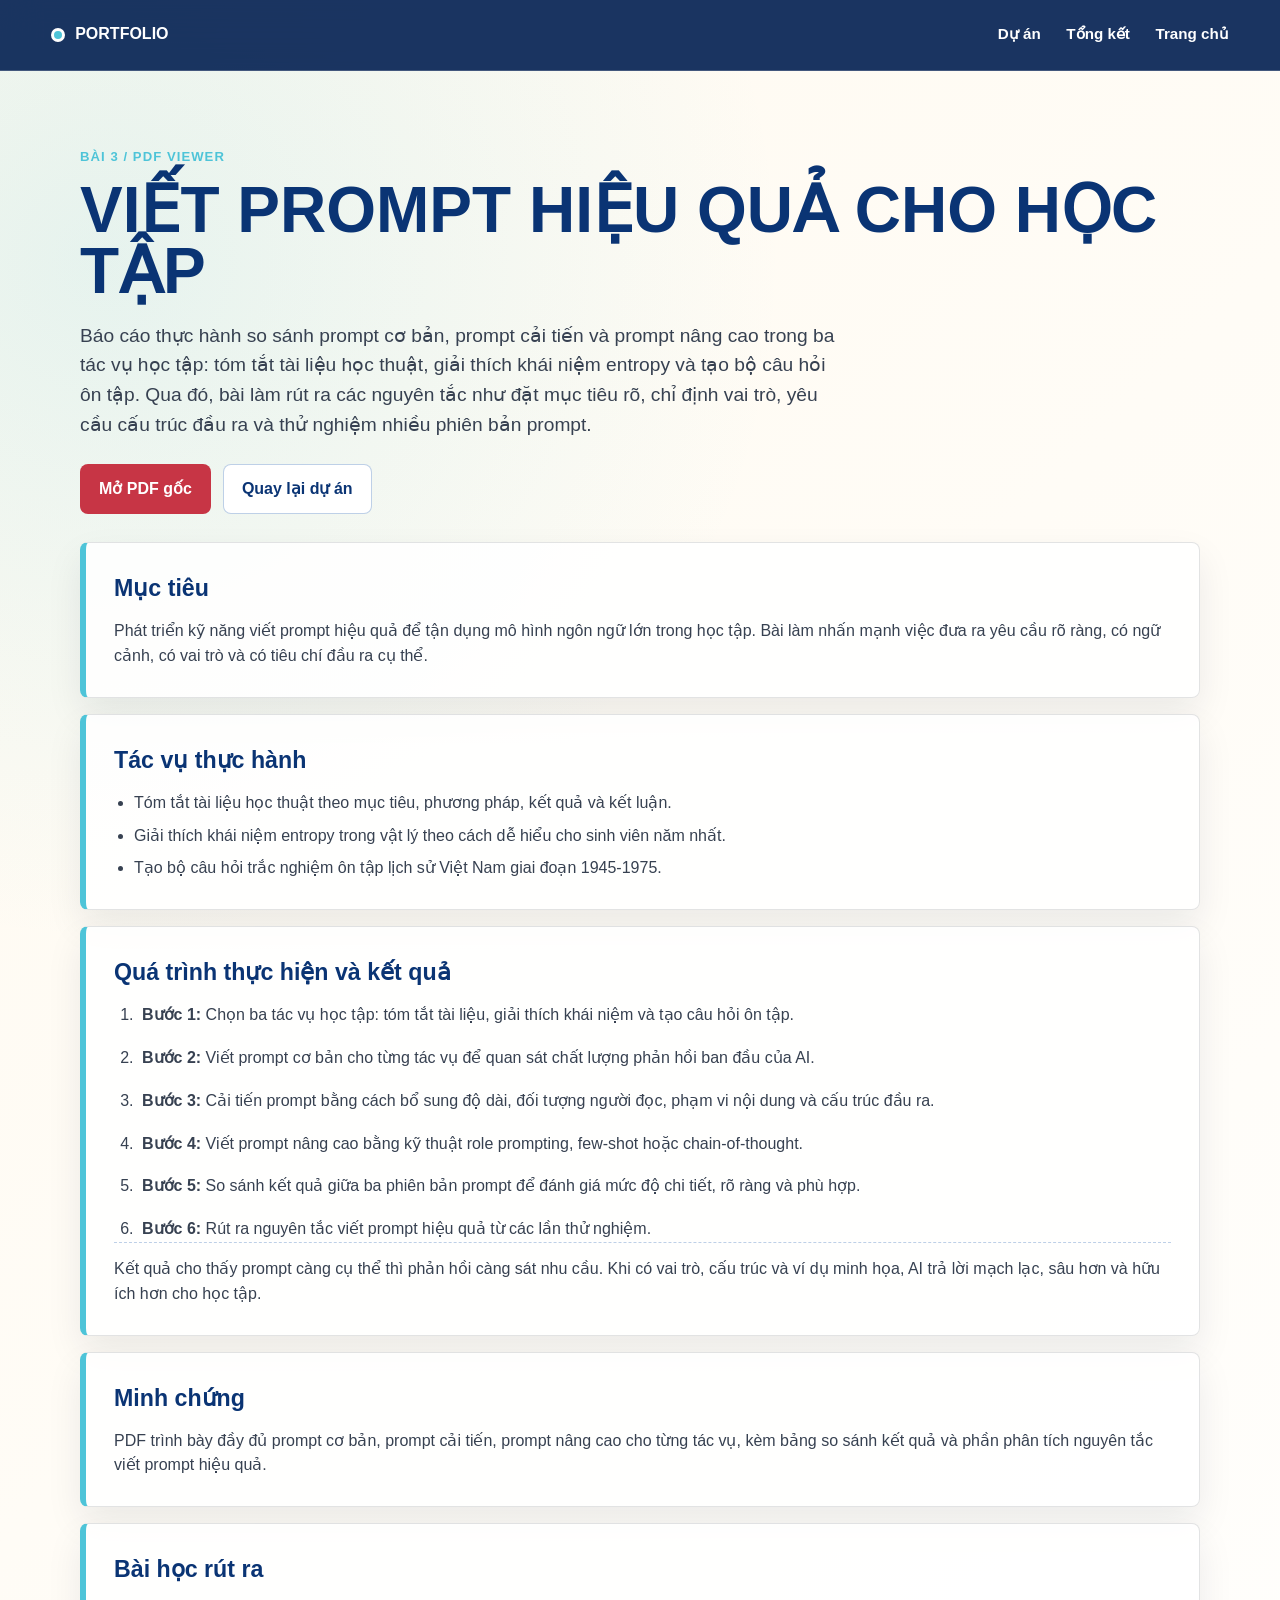
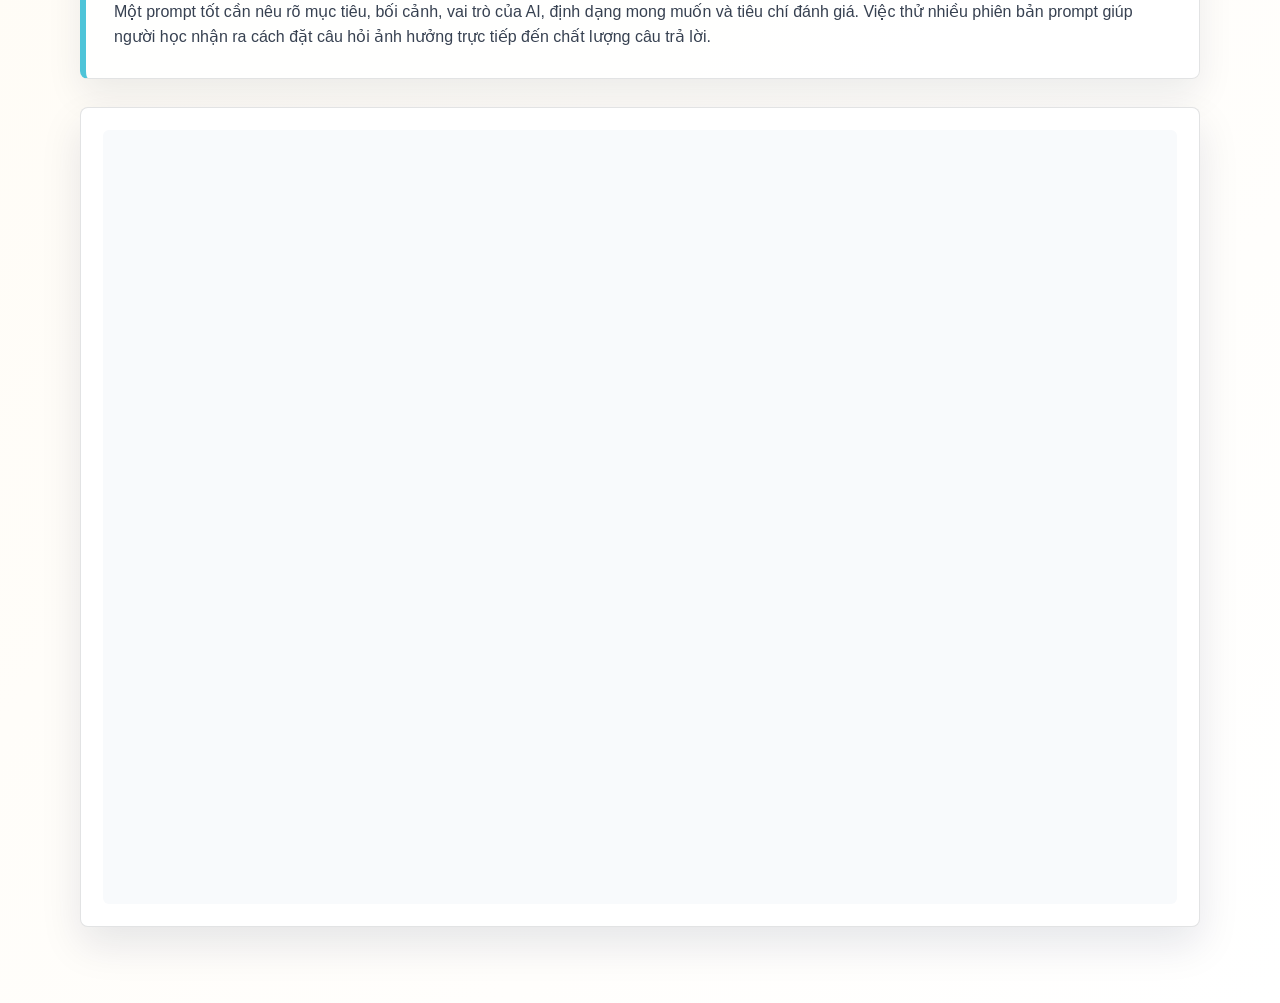
<file: bai-3.html>
<!doctype html>
<html lang="vi">
  <head>
    <meta charset="utf-8" />
    <meta name="viewport" content="width=device-width, initial-scale=1" />
    <title>Bài 3 - Viết prompt hiệu quả cho học tập</title>
    <link rel="stylesheet" href="styles.css" />
  </head>
  <body class="pdf-page">
    <header class="site-header" aria-label="Điều hướng chính">
      <a class="brand-mark" href="index.html#home">
        <span class="brand-dot"></span>
        Portfolio
      </a>
      <nav class="nav-links">
        <a href="index.html#projects">Dự án</a>
        <a href="index.html#summary">Tổng kết</a>
        <a href="index.html#home">Trang chủ</a>
      </nav>
    </header>

    <main class="pdf-viewer-page">
      <section class="pdf-hero">
        <p class="eyebrow">Bài 3 / PDF Viewer</p>
        <h1>Viết prompt hiệu quả cho học tập</h1>
        <p>
          Báo cáo thực hành so sánh prompt cơ bản, prompt cải tiến và prompt
          nâng cao trong ba tác vụ học tập: tóm tắt tài liệu học thuật, giải
          thích khái niệm entropy và tạo bộ câu hỏi ôn tập. Qua đó, bài làm rút
          ra các nguyên tắc như đặt mục tiêu rõ, chỉ định vai trò, yêu cầu cấu
          trúc đầu ra và thử nghiệm nhiều phiên bản prompt.
        </p>
        <div class="pdf-actions">
          <a class="primary-btn" href="assets/bai-3/nguyen-thanh-tam-bai-3.pdf" target="_blank" rel="noopener">
            Mở PDF gốc
          </a>
          <a class="ghost-btn" href="index.html#projects">Quay lại dự án</a>
        </div>
      </section>

      <section class="detail-sections" aria-label="Nội dung tóm tắt bài 3">
        <article class="detail-card">
          <h2>Mục tiêu</h2>
          <p>
            Phát triển kỹ năng viết prompt hiệu quả để tận dụng mô hình ngôn ngữ
            lớn trong học tập. Bài làm nhấn mạnh việc đưa ra yêu cầu rõ ràng, có
            ngữ cảnh, có vai trò và có tiêu chí đầu ra cụ thể.
          </p>
        </article>
        <article class="detail-card">
          <h2>Tác vụ thực hành</h2>
          <ul>
            <li>Tóm tắt tài liệu học thuật theo mục tiêu, phương pháp, kết quả và kết luận.</li>
            <li>Giải thích khái niệm entropy trong vật lý theo cách dễ hiểu cho sinh viên năm nhất.</li>
            <li>Tạo bộ câu hỏi trắc nghiệm ôn tập lịch sử Việt Nam giai đoạn 1945-1975.</li>
          </ul>
        </article>
        <article class="detail-card">
          <h2>Quá trình thực hiện và kết quả</h2>
          <ol class="process-steps">
            <li><strong>Bước 1:</strong> Chọn ba tác vụ học tập: tóm tắt tài liệu, giải thích khái niệm và tạo câu hỏi ôn tập.</li>
            <li><strong>Bước 2:</strong> Viết prompt cơ bản cho từng tác vụ để quan sát chất lượng phản hồi ban đầu của AI.</li>
            <li><strong>Bước 3:</strong> Cải tiến prompt bằng cách bổ sung độ dài, đối tượng người đọc, phạm vi nội dung và cấu trúc đầu ra.</li>
            <li><strong>Bước 4:</strong> Viết prompt nâng cao bằng kỹ thuật role prompting, few-shot hoặc chain-of-thought.</li>
            <li><strong>Bước 5:</strong> So sánh kết quả giữa ba phiên bản prompt để đánh giá mức độ chi tiết, rõ ràng và phù hợp.</li>
            <li><strong>Bước 6:</strong> Rút ra nguyên tắc viết prompt hiệu quả từ các lần thử nghiệm.</li>
          </ol>
          <p class="process-result">
            Kết quả cho thấy prompt càng cụ thể thì phản hồi càng sát nhu cầu.
            Khi có vai trò, cấu trúc và ví dụ minh họa, AI trả lời mạch lạc,
            sâu hơn và hữu ích hơn cho học tập.
          </p>
        </article>
        <article class="detail-card">
          <h2>Minh chứng</h2>
          <p>
            PDF trình bày đầy đủ prompt cơ bản, prompt cải tiến, prompt nâng cao
            cho từng tác vụ, kèm bảng so sánh kết quả và phần phân tích nguyên
            tắc viết prompt hiệu quả.
          </p>
        </article>
        <article class="detail-card">
          <h2>Bài học rút ra</h2>
          <p>
            Một prompt tốt cần nêu rõ mục tiêu, bối cảnh, vai trò của AI, định
            dạng mong muốn và tiêu chí đánh giá. Việc thử nhiều phiên bản prompt
            giúp người học nhận ra cách đặt câu hỏi ảnh hưởng trực tiếp đến chất
            lượng câu trả lời.
          </p>
        </article>
      </section>

      <section class="pdf-pages" aria-label="File PDF của bài 3">
        <article class="pdf-sheet">
          <iframe src="assets/bai-3/nguyen-thanh-tam-bai-3.pdf#toolbar=1&navpanes=0&view=FitH" title="Bài 3 - File PDF"></iframe>
        </article>
      </section>
    </main>
  </body>
</html>
</file>
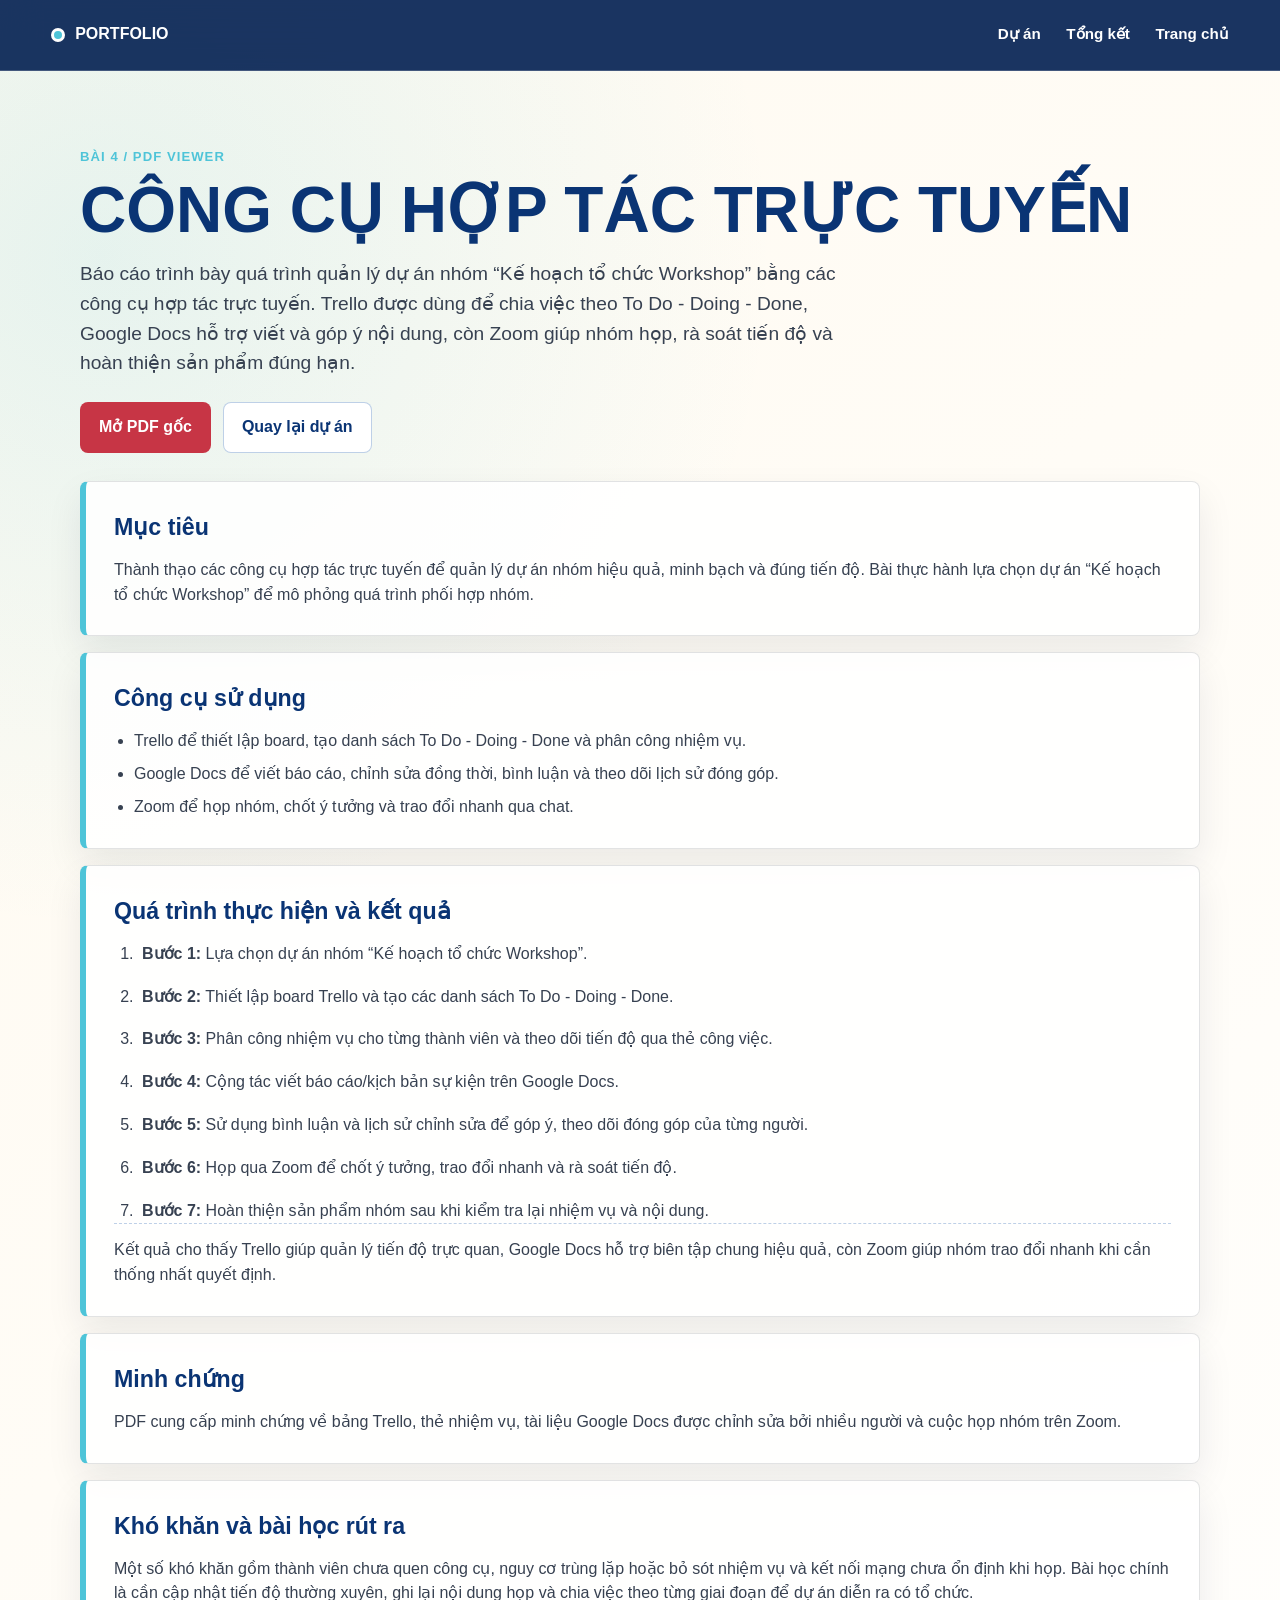
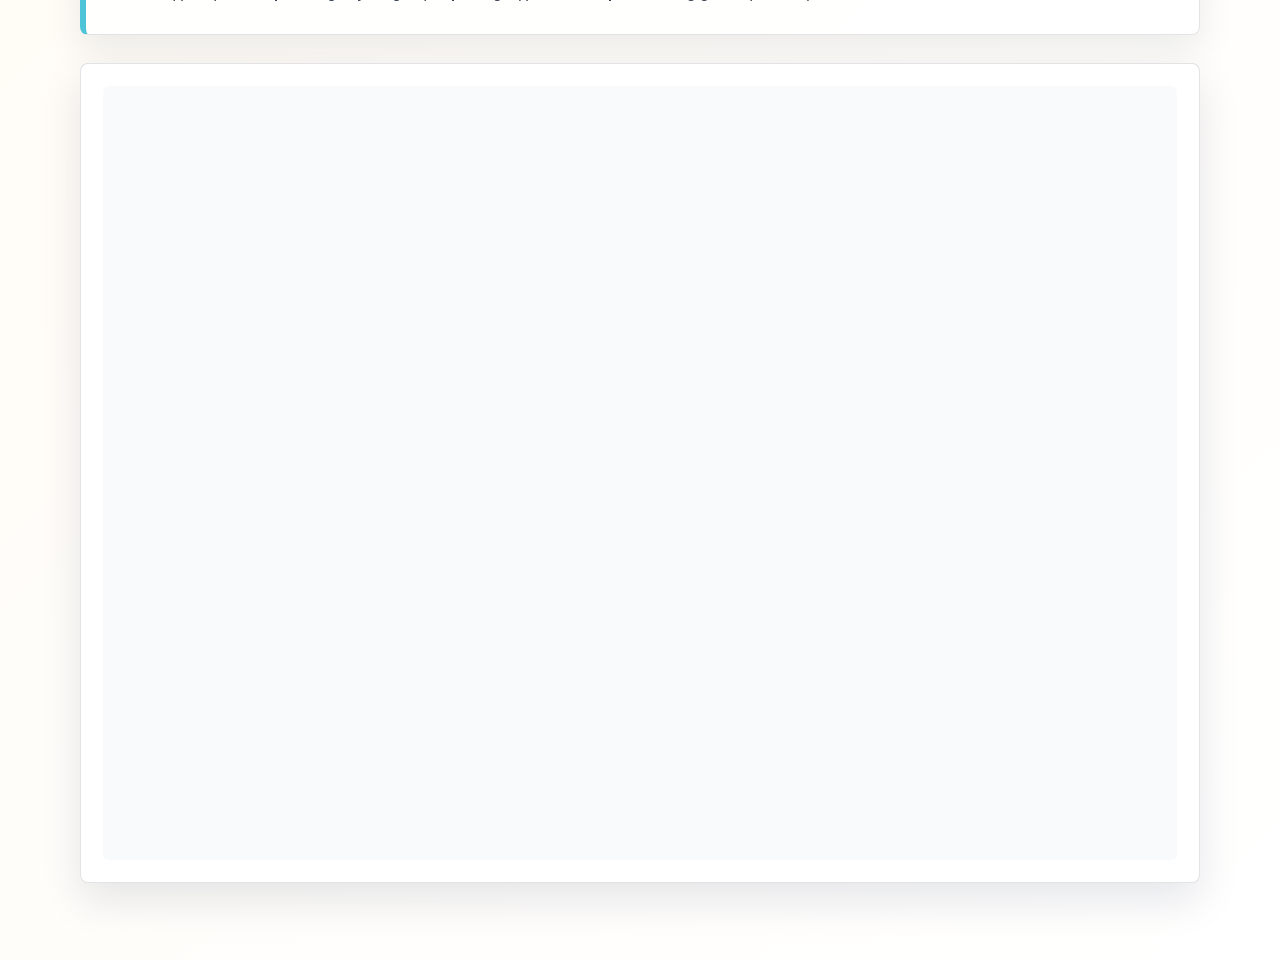
<file: bai-4.html>
<!doctype html>
<html lang="vi">
  <head>
    <meta charset="utf-8" />
    <meta name="viewport" content="width=device-width, initial-scale=1" />
    <title>Bài 4 - Công cụ hợp tác trực tuyến</title>
    <link rel="stylesheet" href="styles.css" />
  </head>
  <body class="pdf-page">
    <header class="site-header" aria-label="Điều hướng chính">
      <a class="brand-mark" href="index.html#home">
        <span class="brand-dot"></span>
        Portfolio
      </a>
      <nav class="nav-links">
        <a href="index.html#projects">Dự án</a>
        <a href="index.html#summary">Tổng kết</a>
        <a href="index.html#home">Trang chủ</a>
      </nav>
    </header>

    <main class="pdf-viewer-page">
      <section class="pdf-hero">
        <p class="eyebrow">Bài 4 / PDF Viewer</p>
        <h1>Công cụ hợp tác trực tuyến</h1>
        <p>
          Báo cáo trình bày quá trình quản lý dự án nhóm “Kế hoạch tổ chức
          Workshop” bằng các công cụ hợp tác trực tuyến. Trello được dùng để
          chia việc theo To Do - Doing - Done, Google Docs hỗ trợ viết và góp ý
          nội dung, còn Zoom giúp nhóm họp, rà soát tiến độ và hoàn thiện sản
          phẩm đúng hạn.
        </p>
        <div class="pdf-actions">
          <a class="primary-btn" href="assets/bai-4/nguyen-thanh-tam-bai-4.pdf" target="_blank" rel="noopener">
            Mở PDF gốc
          </a>
          <a class="ghost-btn" href="index.html#projects">Quay lại dự án</a>
        </div>
      </section>

      <section class="detail-sections" aria-label="Nội dung tóm tắt bài 4">
        <article class="detail-card">
          <h2>Mục tiêu</h2>
          <p>
            Thành thạo các công cụ hợp tác trực tuyến để quản lý dự án nhóm hiệu
            quả, minh bạch và đúng tiến độ. Bài thực hành lựa chọn dự án “Kế
            hoạch tổ chức Workshop” để mô phỏng quá trình phối hợp nhóm.
          </p>
        </article>
        <article class="detail-card">
          <h2>Công cụ sử dụng</h2>
          <ul>
            <li>Trello để thiết lập board, tạo danh sách To Do - Doing - Done và phân công nhiệm vụ.</li>
            <li>Google Docs để viết báo cáo, chỉnh sửa đồng thời, bình luận và theo dõi lịch sử đóng góp.</li>
            <li>Zoom để họp nhóm, chốt ý tưởng và trao đổi nhanh qua chat.</li>
          </ul>
        </article>
        <article class="detail-card">
          <h2>Quá trình thực hiện và kết quả</h2>
          <ol class="process-steps">
            <li><strong>Bước 1:</strong> Lựa chọn dự án nhóm “Kế hoạch tổ chức Workshop”.</li>
            <li><strong>Bước 2:</strong> Thiết lập board Trello và tạo các danh sách To Do - Doing - Done.</li>
            <li><strong>Bước 3:</strong> Phân công nhiệm vụ cho từng thành viên và theo dõi tiến độ qua thẻ công việc.</li>
            <li><strong>Bước 4:</strong> Cộng tác viết báo cáo/kịch bản sự kiện trên Google Docs.</li>
            <li><strong>Bước 5:</strong> Sử dụng bình luận và lịch sử chỉnh sửa để góp ý, theo dõi đóng góp của từng người.</li>
            <li><strong>Bước 6:</strong> Họp qua Zoom để chốt ý tưởng, trao đổi nhanh và rà soát tiến độ.</li>
            <li><strong>Bước 7:</strong> Hoàn thiện sản phẩm nhóm sau khi kiểm tra lại nhiệm vụ và nội dung.</li>
          </ol>
          <p class="process-result">
            Kết quả cho thấy Trello giúp quản lý tiến độ trực quan, Google Docs
            hỗ trợ biên tập chung hiệu quả, còn Zoom giúp nhóm trao đổi nhanh khi
            cần thống nhất quyết định.
          </p>
        </article>
        <article class="detail-card">
          <h2>Minh chứng</h2>
          <p>
            PDF cung cấp minh chứng về bảng Trello, thẻ nhiệm vụ, tài liệu Google
            Docs được chỉnh sửa bởi nhiều người và cuộc họp nhóm trên Zoom.
          </p>
        </article>
        <article class="detail-card">
          <h2>Khó khăn và bài học rút ra</h2>
          <p>
            Một số khó khăn gồm thành viên chưa quen công cụ, nguy cơ trùng lặp
            hoặc bỏ sót nhiệm vụ và kết nối mạng chưa ổn định khi họp. Bài học
            chính là cần cập nhật tiến độ thường xuyên, ghi lại nội dung họp và
            chia việc theo từng giai đoạn để dự án diễn ra có tổ chức.
          </p>
        </article>
      </section>

      <section class="pdf-pages" aria-label="File PDF của bài 4">
        <article class="pdf-sheet">
          <iframe src="assets/bai-4/nguyen-thanh-tam-bai-4.pdf#toolbar=1&navpanes=0&view=FitH" title="Bài 4 - File PDF"></iframe>
        </article>
      </section>
    </main>
  </body>
</html>
</file>
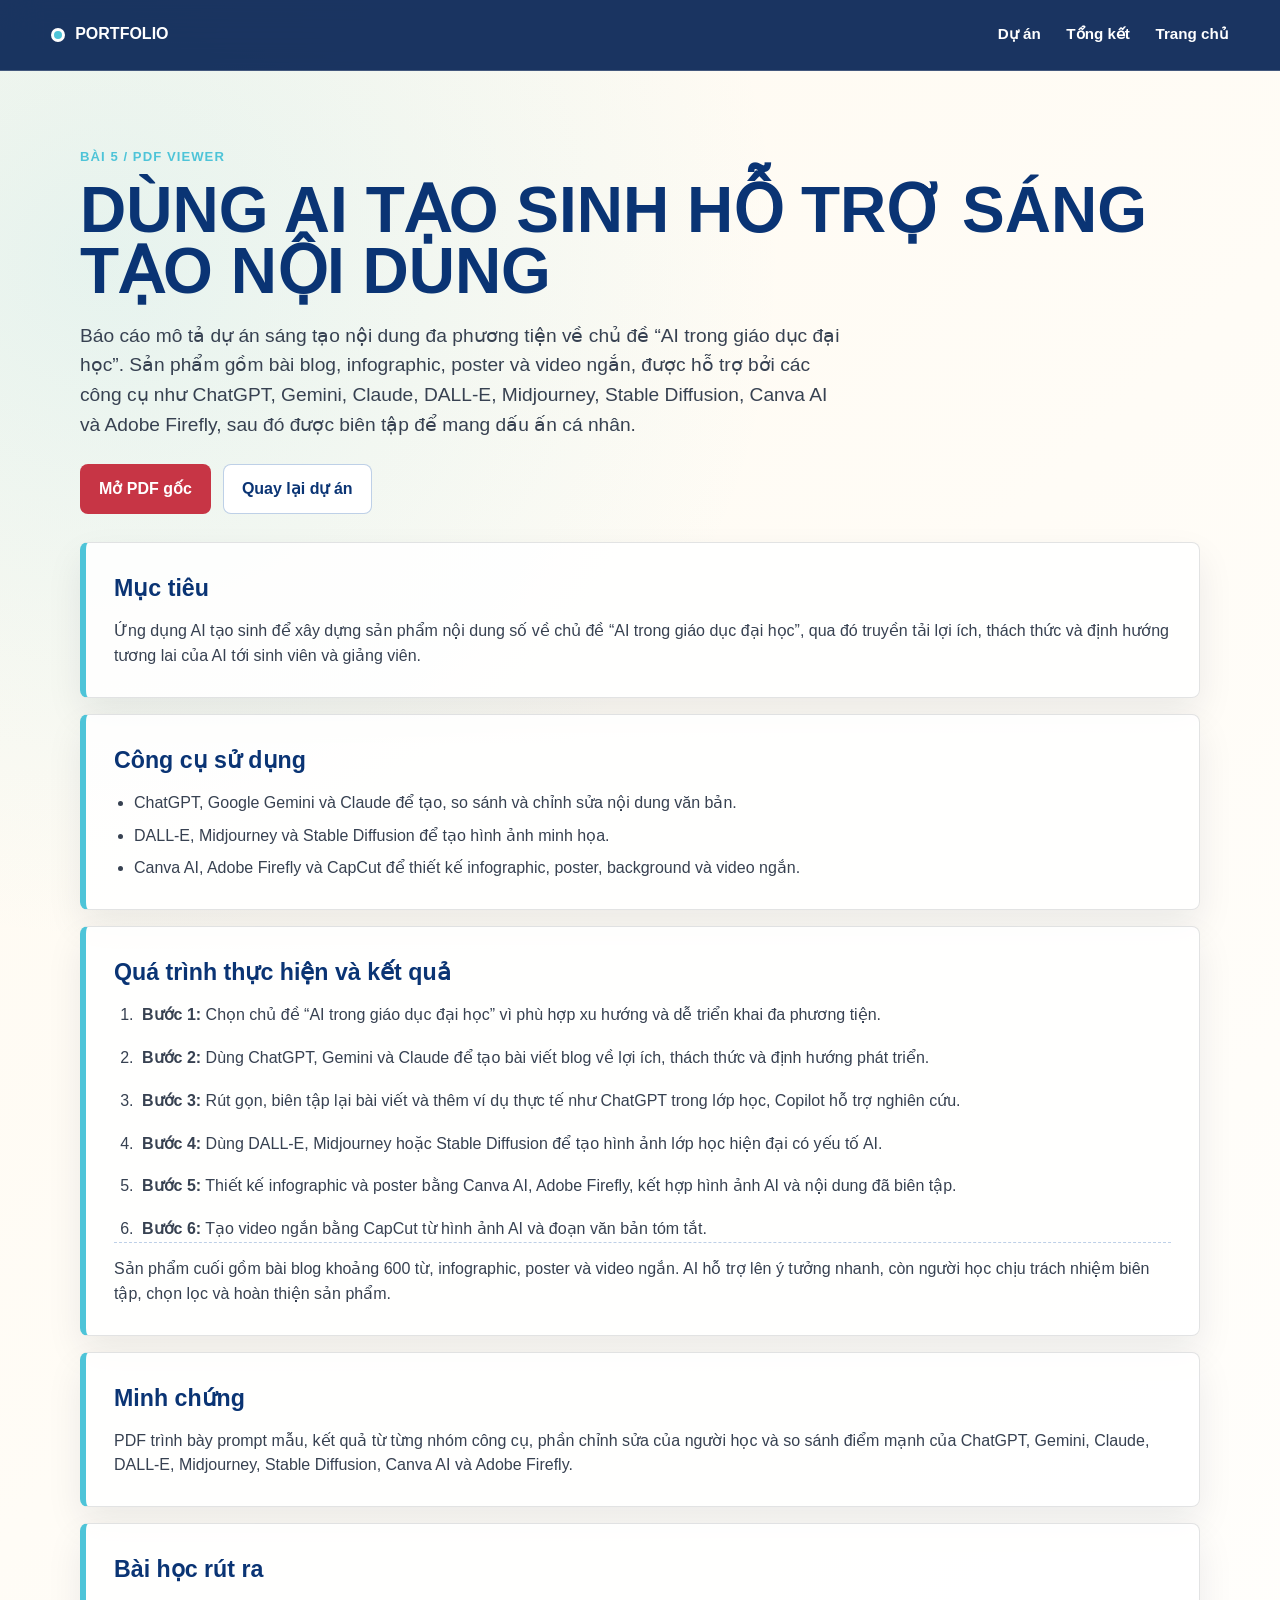
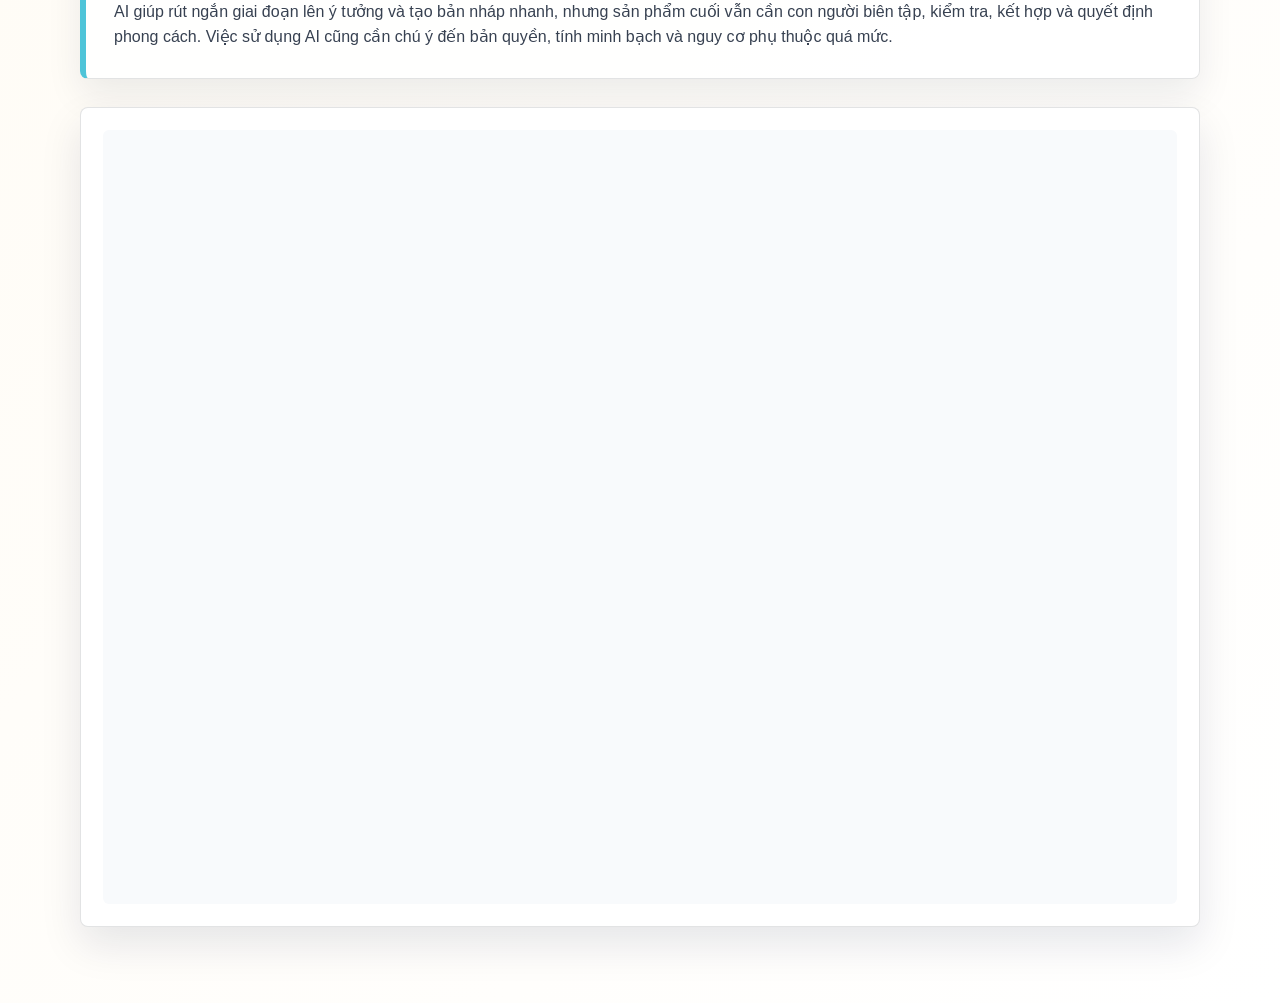
<file: bai-5.html>
<!doctype html>
<html lang="vi">
  <head>
    <meta charset="utf-8" />
    <meta name="viewport" content="width=device-width, initial-scale=1" />
    <title>Bài 5 - Dùng AI tạo sinh hỗ trợ sáng tạo nội dung</title>
    <link rel="stylesheet" href="styles.css" />
  </head>
  <body class="pdf-page">
    <header class="site-header" aria-label="Điều hướng chính">
      <a class="brand-mark" href="index.html#home">
        <span class="brand-dot"></span>
        Portfolio
      </a>
      <nav class="nav-links">
        <a href="index.html#projects">Dự án</a>
        <a href="index.html#summary">Tổng kết</a>
        <a href="index.html#home">Trang chủ</a>
      </nav>
    </header>

    <main class="pdf-viewer-page">
      <section class="pdf-hero">
        <p class="eyebrow">Bài 5 / PDF Viewer</p>
        <h1>Dùng AI tạo sinh hỗ trợ sáng tạo nội dung</h1>
        <p>
          Báo cáo mô tả dự án sáng tạo nội dung đa phương tiện về chủ đề “AI
          trong giáo dục đại học”. Sản phẩm gồm bài blog, infographic, poster và
          video ngắn, được hỗ trợ bởi các công cụ như ChatGPT, Gemini, Claude,
          DALL-E, Midjourney, Stable Diffusion, Canva AI và Adobe Firefly, sau
          đó được biên tập để mang dấu ấn cá nhân.
        </p>
        <div class="pdf-actions">
          <a class="primary-btn" href="assets/bai-5/nguyen-thanh-tam-bai-5.pdf" target="_blank" rel="noopener">
            Mở PDF gốc
          </a>
          <a class="ghost-btn" href="index.html#projects">Quay lại dự án</a>
        </div>
      </section>

      <section class="detail-sections" aria-label="Nội dung tóm tắt bài 5">
        <article class="detail-card">
          <h2>Mục tiêu</h2>
          <p>
            Ứng dụng AI tạo sinh để xây dựng sản phẩm nội dung số về chủ đề “AI
            trong giáo dục đại học”, qua đó truyền tải lợi ích, thách thức và
            định hướng tương lai của AI tới sinh viên và giảng viên.
          </p>
        </article>
        <article class="detail-card">
          <h2>Công cụ sử dụng</h2>
          <ul>
            <li>ChatGPT, Google Gemini và Claude để tạo, so sánh và chỉnh sửa nội dung văn bản.</li>
            <li>DALL-E, Midjourney và Stable Diffusion để tạo hình ảnh minh họa.</li>
            <li>Canva AI, Adobe Firefly và CapCut để thiết kế infographic, poster, background và video ngắn.</li>
          </ul>
        </article>
        <article class="detail-card">
          <h2>Quá trình thực hiện và kết quả</h2>
          <ol class="process-steps">
            <li><strong>Bước 1:</strong> Chọn chủ đề “AI trong giáo dục đại học” vì phù hợp xu hướng và dễ triển khai đa phương tiện.</li>
            <li><strong>Bước 2:</strong> Dùng ChatGPT, Gemini và Claude để tạo bài viết blog về lợi ích, thách thức và định hướng phát triển.</li>
            <li><strong>Bước 3:</strong> Rút gọn, biên tập lại bài viết và thêm ví dụ thực tế như ChatGPT trong lớp học, Copilot hỗ trợ nghiên cứu.</li>
            <li><strong>Bước 4:</strong> Dùng DALL-E, Midjourney hoặc Stable Diffusion để tạo hình ảnh lớp học hiện đại có yếu tố AI.</li>
            <li><strong>Bước 5:</strong> Thiết kế infographic và poster bằng Canva AI, Adobe Firefly, kết hợp hình ảnh AI và nội dung đã biên tập.</li>
            <li><strong>Bước 6:</strong> Tạo video ngắn bằng CapCut từ hình ảnh AI và đoạn văn bản tóm tắt.</li>
          </ol>
          <p class="process-result">
            Sản phẩm cuối gồm bài blog khoảng 600 từ, infographic, poster và
            video ngắn. AI hỗ trợ lên ý tưởng nhanh, còn người học chịu trách
            nhiệm biên tập, chọn lọc và hoàn thiện sản phẩm.
          </p>
        </article>
        <article class="detail-card">
          <h2>Minh chứng</h2>
          <p>
            PDF trình bày prompt mẫu, kết quả từ từng nhóm công cụ, phần chỉnh
            sửa của người học và so sánh điểm mạnh của ChatGPT, Gemini, Claude,
            DALL-E, Midjourney, Stable Diffusion, Canva AI và Adobe Firefly.
          </p>
        </article>
        <article class="detail-card">
          <h2>Bài học rút ra</h2>
          <p>
            AI giúp rút ngắn giai đoạn lên ý tưởng và tạo bản nháp nhanh, nhưng
            sản phẩm cuối vẫn cần con người biên tập, kiểm tra, kết hợp và quyết
            định phong cách. Việc sử dụng AI cũng cần chú ý đến bản quyền, tính
            minh bạch và nguy cơ phụ thuộc quá mức.
          </p>
        </article>
      </section>

      <section class="pdf-pages" aria-label="File PDF của bài 5">
        <article class="pdf-sheet">
          <iframe src="assets/bai-5/nguyen-thanh-tam-bai-5.pdf#toolbar=1&navpanes=0&view=FitH" title="Bài 5 - File PDF"></iframe>
        </article>
      </section>
    </main>
  </body>
</html>
</file>
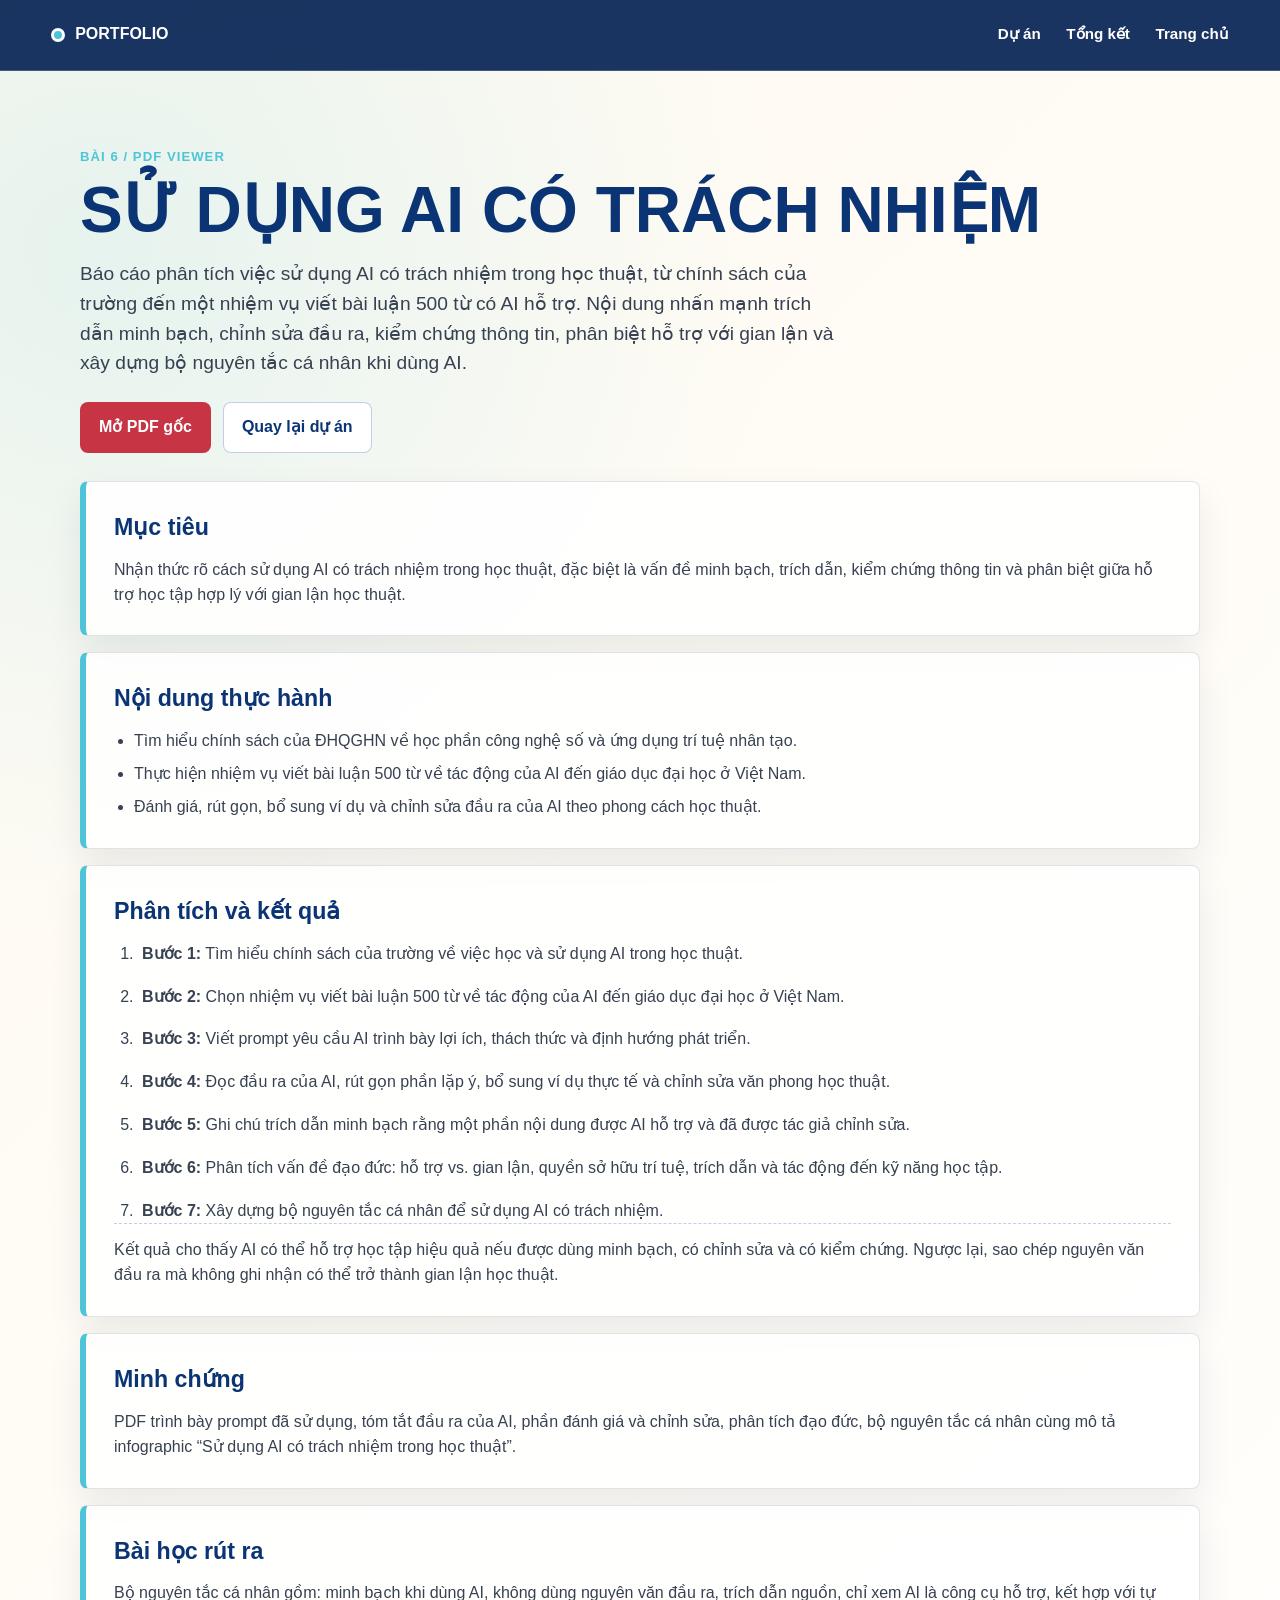
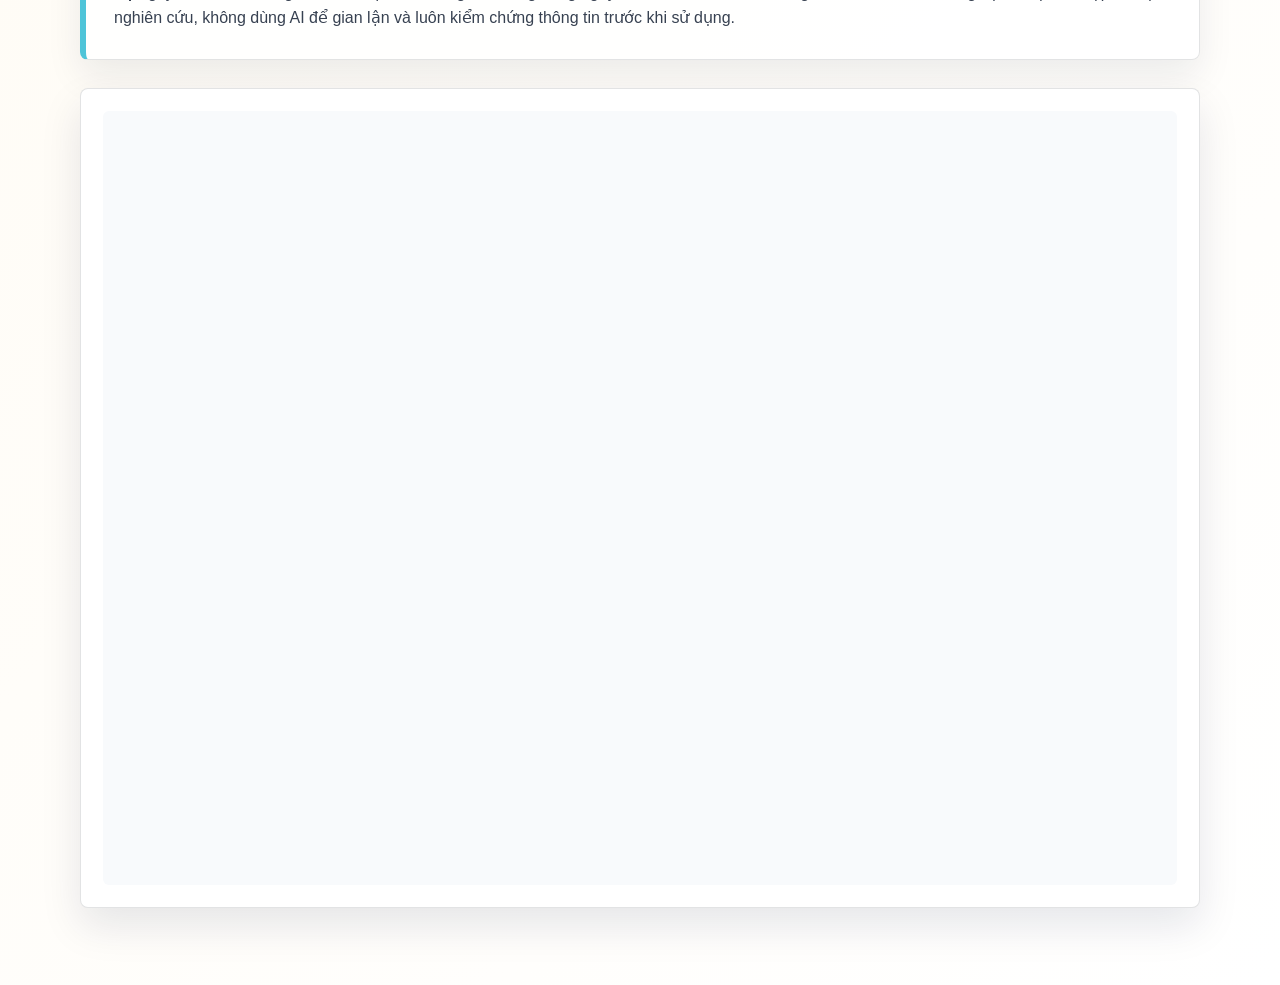
<file: bai-6.html>
<!doctype html>
<html lang="vi">
  <head>
    <meta charset="utf-8" />
    <meta name="viewport" content="width=device-width, initial-scale=1" />
    <title>Bài 6 - Sử dụng AI có trách nhiệm</title>
    <link rel="stylesheet" href="styles.css" />
  </head>
  <body class="pdf-page">
    <header class="site-header" aria-label="Điều hướng chính">
      <a class="brand-mark" href="index.html#home">
        <span class="brand-dot"></span>
        Portfolio
      </a>
      <nav class="nav-links">
        <a href="index.html#projects">Dự án</a>
        <a href="index.html#summary">Tổng kết</a>
        <a href="index.html#home">Trang chủ</a>
      </nav>
    </header>

    <main class="pdf-viewer-page">
      <section class="pdf-hero">
        <p class="eyebrow">Bài 6 / PDF Viewer</p>
        <h1>Sử dụng AI có trách nhiệm</h1>
        <p>
          Báo cáo phân tích việc sử dụng AI có trách nhiệm trong học thuật, từ
          chính sách của trường đến một nhiệm vụ viết bài luận 500 từ có AI hỗ
          trợ. Nội dung nhấn mạnh trích dẫn minh bạch, chỉnh sửa đầu ra, kiểm
          chứng thông tin, phân biệt hỗ trợ với gian lận và xây dựng bộ nguyên
          tắc cá nhân khi dùng AI.
        </p>
        <div class="pdf-actions">
          <a class="primary-btn" href="assets/bai-6/nguyen-thanh-tam-bai-6.pdf" target="_blank" rel="noopener">
            Mở PDF gốc
          </a>
          <a class="ghost-btn" href="index.html#projects">Quay lại dự án</a>
        </div>
      </section>

      <section class="detail-sections" aria-label="Nội dung tóm tắt bài 6">
        <article class="detail-card">
          <h2>Mục tiêu</h2>
          <p>
            Nhận thức rõ cách sử dụng AI có trách nhiệm trong học thuật, đặc biệt
            là vấn đề minh bạch, trích dẫn, kiểm chứng thông tin và phân biệt
            giữa hỗ trợ học tập hợp lý với gian lận học thuật.
          </p>
        </article>
        <article class="detail-card">
          <h2>Nội dung thực hành</h2>
          <ul>
            <li>Tìm hiểu chính sách của ĐHQGHN về học phần công nghệ số và ứng dụng trí tuệ nhân tạo.</li>
            <li>Thực hiện nhiệm vụ viết bài luận 500 từ về tác động của AI đến giáo dục đại học ở Việt Nam.</li>
            <li>Đánh giá, rút gọn, bổ sung ví dụ và chỉnh sửa đầu ra của AI theo phong cách học thuật.</li>
          </ul>
        </article>
        <article class="detail-card">
          <h2>Phân tích và kết quả</h2>
          <ol class="process-steps">
            <li><strong>Bước 1:</strong> Tìm hiểu chính sách của trường về việc học và sử dụng AI trong học thuật.</li>
            <li><strong>Bước 2:</strong> Chọn nhiệm vụ viết bài luận 500 từ về tác động của AI đến giáo dục đại học ở Việt Nam.</li>
            <li><strong>Bước 3:</strong> Viết prompt yêu cầu AI trình bày lợi ích, thách thức và định hướng phát triển.</li>
            <li><strong>Bước 4:</strong> Đọc đầu ra của AI, rút gọn phần lặp ý, bổ sung ví dụ thực tế và chỉnh sửa văn phong học thuật.</li>
            <li><strong>Bước 5:</strong> Ghi chú trích dẫn minh bạch rằng một phần nội dung được AI hỗ trợ và đã được tác giả chỉnh sửa.</li>
            <li><strong>Bước 6:</strong> Phân tích vấn đề đạo đức: hỗ trợ vs. gian lận, quyền sở hữu trí tuệ, trích dẫn và tác động đến kỹ năng học tập.</li>
            <li><strong>Bước 7:</strong> Xây dựng bộ nguyên tắc cá nhân để sử dụng AI có trách nhiệm.</li>
          </ol>
          <p class="process-result">
            Kết quả cho thấy AI có thể hỗ trợ học tập hiệu quả nếu được dùng minh
            bạch, có chỉnh sửa và có kiểm chứng. Ngược lại, sao chép nguyên văn
            đầu ra mà không ghi nhận có thể trở thành gian lận học thuật.
          </p>
        </article>
        <article class="detail-card">
          <h2>Minh chứng</h2>
          <p>
            PDF trình bày prompt đã sử dụng, tóm tắt đầu ra của AI, phần đánh giá
            và chỉnh sửa, phân tích đạo đức, bộ nguyên tắc cá nhân cùng mô tả
            infographic “Sử dụng AI có trách nhiệm trong học thuật”.
          </p>
        </article>
        <article class="detail-card">
          <h2>Bài học rút ra</h2>
          <p>
            Bộ nguyên tắc cá nhân gồm: minh bạch khi dùng AI, không dùng nguyên
            văn đầu ra, trích dẫn nguồn, chỉ xem AI là công cụ hỗ trợ, kết hợp với
            tự nghiên cứu, không dùng AI để gian lận và luôn kiểm chứng thông tin
            trước khi sử dụng.
          </p>
        </article>
      </section>

      <section class="pdf-pages" aria-label="File PDF của bài 6">
        <article class="pdf-sheet">
          <iframe src="assets/bai-6/nguyen-thanh-tam-bai-6.pdf#toolbar=1&navpanes=0&view=FitH" title="Bài 6 - File PDF"></iframe>
        </article>
      </section>
    </main>
  </body>
</html>
</file>
<file: styles.css>
:root {
  --blue: #1657a9;
  --deep-blue: #0a3474;
  --ink: #111827;
  --cream: #f6f0df;
  --paper: #fffaf0;
  --line: rgba(255, 255, 255, 0.52);
  --cyan: #4ec4d8;
  --red: #c73545;
  --shadow: 0 24px 70px rgba(8, 24, 56, 0.22);
}

* {
  box-sizing: border-box;
}

html {
  scroll-behavior: smooth;
  scroll-padding-top: 86px;
}

body {
  margin: 0;
  color: var(--ink);
  background: var(--paper);
  font-family: "Segoe UI", Arial, sans-serif;
  line-height: 1.55;
  overflow-x: hidden;
}

img {
  display: block;
  max-width: 100%;
}

a {
  color: inherit;
  text-decoration: none;
}

button,
input {
  font: inherit;
}

.scroll-progress {
  position: fixed;
  top: 0;
  left: 0;
  z-index: 30;
  width: 100%;
  height: 4px;
  background: rgba(255, 255, 255, 0.14);
  pointer-events: none;
}

.scroll-progress span {
  display: block;
  width: 0%;
  height: 100%;
  background: linear-gradient(90deg, var(--cyan), var(--red));
  box-shadow: 0 0 18px rgba(78, 196, 216, 0.78);
  transition: width 120ms linear;
}

.sync-notice {
  position: fixed;
  top: 88px;
  right: clamp(14px, 3vw, 34px);
  z-index: 45;
  display: grid;
  grid-template-columns: 30px minmax(0, 1fr) 30px;
  gap: 12px;
  align-items: start;
  width: min(420px, calc(100vw - 28px));
  padding: 14px;
  color: #10223f;
  background: rgba(255, 250, 240, 0.96);
  border: 1px solid rgba(22, 87, 169, 0.22);
  border-radius: 8px;
  box-shadow: 0 18px 48px rgba(8, 24, 56, 0.22);
  backdrop-filter: blur(14px);
  overflow: hidden;
  animation: noticeIn 420ms ease both;
}

.sync-notice::before {
  content: "";
  position: absolute;
  top: 0;
  left: 0;
  width: 5px;
  height: 100%;
  background: linear-gradient(180deg, var(--cyan), var(--blue));
  transform-origin: bottom;
  animation: noticeCountdown 8000ms linear forwards;
}

.sync-notice.is-hidden {
  opacity: 0;
  transform: translateY(-10px);
  pointer-events: none;
  transition: opacity 180ms ease, transform 180ms ease;
}

.sync-notice[hidden] {
  display: none;
}

.sync-notice-icon,
.sync-notice-close {
  display: grid;
  place-items: center;
  width: 30px;
  height: 30px;
  border-radius: 8px;
}

.sync-notice-icon {
  color: white;
  font-weight: 900;
  background: var(--blue);
}

.sync-notice p {
  margin: 0;
  font-size: 0.95rem;
  font-weight: 700;
  line-height: 1.45;
}

.sync-notice-close {
  color: var(--deep-blue);
  font-size: 1.25rem;
  font-weight: 800;
  line-height: 1;
  background: rgba(22, 87, 169, 0.08);
  border: 0;
  cursor: pointer;
  transition: background 160ms ease, transform 160ms ease;
}

.sync-notice-close:hover,
.sync-notice-close:focus-visible {
  background: rgba(199, 53, 69, 0.14);
  outline: 0;
  transform: translateY(-1px);
}

.site-header {
  position: sticky;
  top: 0;
  left: 0;
  z-index: 20;
  display: flex;
  align-items: center;
  justify-content: space-between;
  width: 100%;
  min-height: 70px;
  padding: 14px clamp(18px, 4vw, 54px);
  color: white;
  background: rgba(12, 40, 88, 0.94);
  border-bottom: 1px solid rgba(255, 255, 255, 0.18);
  backdrop-filter: blur(18px);
}

.brand-mark {
  display: inline-flex;
  align-items: center;
  gap: 10px;
  font-weight: 800;
  letter-spacing: 0;
  text-transform: uppercase;
}

.brand-dot {
  width: 14px;
  height: 14px;
  background: var(--cyan);
  border: 3px solid white;
  border-radius: 50%;
  box-shadow: 0 0 0 rgba(78, 196, 216, 0.65);
  animation: pulseDot 2.6s ease-in-out infinite;
}

.nav-links {
  display: flex;
  flex-wrap: wrap;
  gap: clamp(10px, 2vw, 26px);
  align-items: center;
  justify-content: flex-end;
  font-size: 0.95rem;
  font-weight: 700;
}

.nav-links a {
  position: relative;
  padding: 8px 0;
  border-bottom: 2px solid transparent;
  transition: color 180ms ease, transform 180ms ease;
}

.nav-links a:hover,
.nav-links a:focus-visible,
.nav-links a.active {
  border-color: var(--cyan);
  outline: 0;
}

.nav-links a:hover {
  transform: translateY(-2px);
}

.hero {
  position: relative;
  min-height: calc(100svh - 70px);
  display: grid;
  align-items: center;
  overflow: hidden;
  color: white;
  background: var(--blue);
}

.hero-bg {
  position: absolute;
  inset: 0;
  width: 100%;
  height: 100%;
  object-fit: cover;
  object-position: center;
  transform: scale(1.04);
  animation: heroZoom 18s ease-in-out infinite alternate;
}

.hero-video {
  display: block;
  background: var(--blue);
}

.hero-overlay {
  position: absolute;
  inset: 0;
  background:
    linear-gradient(90deg, rgba(8, 25, 54, 0.84), rgba(12, 59, 128, 0.26) 54%, rgba(8, 25, 54, 0.42)),
    linear-gradient(0deg, rgba(8, 25, 54, 0.55), transparent 34%);
}

.hero::after {
  content: "";
  position: absolute;
  inset: -20%;
  background: linear-gradient(115deg, transparent 35%, rgba(255, 255, 255, 0.16) 48%, transparent 62%);
  transform: translateX(-70%) rotate(2deg);
  animation: heroShine 7s ease-in-out infinite;
}

.hero-content {
  position: relative;
  z-index: 2;
  width: min(1080px, calc(100% - 36px));
  margin-inline: auto;
  padding-top: 0;
  text-align: center;
}

.hero-kicker {
  opacity: 0;
  transform: translateY(14px);
  animation: heroFadeUp 640ms 120ms ease both;
}

.eyebrow {
  margin: 0 0 12px;
  color: var(--cyan);
  font-size: 0.82rem;
  font-weight: 900;
  letter-spacing: 0.08em;
  text-transform: uppercase;
}

.hero h1 {
  margin: 0;
  font-size: clamp(4.1rem, 9vw, 9.6rem);
  line-height: 0.82;
  letter-spacing: 0;
  text-transform: uppercase;
}

.script {
  display: block;
  margin-bottom: -0.12em;
  font-family: "Segoe Script", "Brush Script MT", cursive;
  font-size: 0.55em;
  font-weight: 400;
  text-transform: none;
}

.hero-handwrite {
  position: relative;
  width: max-content;
  max-width: 100%;
  margin-inline: auto;
  overflow: hidden;
  white-space: nowrap;
  clip-path: inset(0 100% 0 0);
  animation: writeText 1.45s 360ms steps(8, end) forwards;
}

.hero-handwrite::after {
  content: "";
  position: absolute;
  top: 12%;
  right: 0;
  width: 3px;
  height: 72%;
  background: rgba(255, 255, 255, 0.9);
  box-shadow: 0 0 12px rgba(78, 196, 216, 0.9);
  animation:
    caretBlink 640ms 360ms step-end 4,
    caretOut 260ms 2.25s ease forwards;
}

.hero-word {
  display: block;
  white-space: nowrap;
}

.hero-letter {
  display: inline-block;
  opacity: 0;
  transform: translateY(0.38em) scale(0.92);
  filter: blur(8px);
  animation: letterRise 620ms cubic-bezier(0.2, 0.85, 0.25, 1.2) forwards;
  animation-delay: calc(1.15s + (var(--i) * 70ms));
}

.hero-copy {
  width: min(680px, 100%);
  margin: 30px auto 0;
  color: rgba(255, 255, 255, 0.9);
  font-size: clamp(1rem, 2vw, 1.22rem);
  opacity: 0;
  transform: translateY(18px);
  animation: heroFadeUp 760ms 2.05s ease both;
}

.hero-actions {
  display: flex;
  flex-wrap: wrap;
  gap: 12px;
  justify-content: center;
  margin-top: 28px;
  opacity: 0;
  transform: translateY(18px);
  animation: heroFadeUp 760ms 2.28s ease both;
}

.primary-btn,
.ghost-btn {
  min-height: 46px;
  padding: 12px 18px;
  color: white;
  font-weight: 800;
  border: 1px solid transparent;
  border-radius: 8px;
  cursor: pointer;
  transition: transform 180ms ease, box-shadow 180ms ease, background 180ms ease;
}

.primary-btn,
.primary-btn {
  background: var(--red);
}

.ghost-btn {
  background: rgba(255, 255, 255, 0.12);
  border-color: rgba(255, 255, 255, 0.7);
}

.primary-btn:hover,
.ghost-btn:hover,
.artifact-slot label:hover {
  transform: translateY(-2px);
  box-shadow: 0 12px 24px rgba(8, 25, 54, 0.22);
}

.primary-btn:active,
.ghost-btn:active,
.artifact-slot label:active {
  transform: translateY(0);
}

.section {
  padding: clamp(58px, 7vw, 104px) clamp(18px, 5vw, 80px);
  scroll-margin-top: 86px;
}

.reveal {
  opacity: 0;
  transform: translateY(34px);
  transition:
    opacity 700ms ease,
    transform 700ms cubic-bezier(0.2, 0.8, 0.2, 1);
  transition-delay: var(--delay, 0ms);
}

.reveal.is-visible {
  opacity: 1;
  transform: translateY(0);
}

.section-heading {
  width: min(1040px, 100%);
  margin: 0 auto 34px;
}

.section-heading h2,
.wide-split h2 {
  margin: 0;
  color: var(--deep-blue);
  font-size: clamp(2.35rem, 5vw, 5.2rem);
  line-height: 0.96;
  letter-spacing: 0;
  text-transform: uppercase;
}

.intro-band {
  position: relative;
  overflow: hidden;
  background:
    radial-gradient(circle at 8% 8%, rgba(199, 53, 69, 0.12), transparent 22%),
    linear-gradient(135deg, var(--cream), #fff);
}

.intro-band::before,
.intro-band::after {
  content: "";
  position: absolute;
  z-index: 0;
  width: 170px;
  height: 42px;
  background: rgba(255, 255, 255, 0.68);
  border: 1px solid rgba(17, 24, 39, 0.08);
  transform: rotate(-12deg);
}

.intro-band::before {
  top: 52px;
  right: 8%;
}

.intro-band::after {
  bottom: 70px;
  left: 6%;
  transform: rotate(9deg);
}

.intro-band > * {
  position: relative;
  z-index: 1;
}

.about-grid {
  display: grid;
  grid-template-columns: minmax(380px, 0.98fr) minmax(420px, 1.18fr);
  gap: clamp(28px, 4vw, 56px);
  align-items: center;
  width: min(1240px, 100%);
  margin: 0 auto;
}

.profile-panel {
  width: min(500px, 100%);
  justify-self: center;
  background: #eef2f7;
  border: 3px solid var(--ink);
  border-radius: 8px;
  box-shadow: var(--shadow);
  overflow: hidden;
  transform: translateY(-34px) rotate(-1.1deg);
  transition: transform 260ms ease, box-shadow 260ms ease;
}

.profile-panel:hover {
  transform: translateY(-38px) rotate(0deg);
  box-shadow: 0 30px 80px rgba(8, 24, 56, 0.28);
}

.photo-slot {
  position: relative;
  aspect-ratio: 533 / 800;
}

.photo-slot img {
  width: 100%;
  height: 100%;
  object-fit: contain;
  transition: transform 450ms ease, filter 450ms ease;
}

.photo-slot:hover img {
  filter: saturate(1.1) contrast(1.05);
  transform: scale(1.045);
}

.artifact-slot label input {
  position: absolute;
  width: 1px;
  height: 1px;
  opacity: 0;
  pointer-events: none;
}

.about-copy {
  padding: clamp(8px, 2vw, 24px) 0;
}

.label,
.project-number {
  color: var(--red);
  font-size: 0.86rem;
  font-weight: 900;
  text-transform: uppercase;
}

.about-copy h3 {
  margin: 0 0 18px;
  color: var(--deep-blue);
  font-size: clamp(2rem, 4vw, 3.6rem);
  line-height: 1;
}

.about-note {
  margin-top: 12px;
}

[contenteditable="true"] {
  border-bottom: 1px dashed rgba(22, 87, 169, 0.55);
  outline: 0;
}

[contenteditable="true"]:focus {
  background: rgba(78, 196, 216, 0.14);
}

.info-grid {
  display: grid;
  grid-template-columns: repeat(2, minmax(0, 1fr));
  gap: 12px;
  margin-top: 28px;
}

.info-grid div,
.summary-grid article,
.project-card {
  background: white;
  border: 1px solid rgba(17, 24, 39, 0.12);
  border-radius: 8px;
}

.info-grid div {
  padding: 16px;
  border-left: 5px solid var(--blue);
  transition: transform 200ms ease, box-shadow 200ms ease, border-color 200ms ease;
}

.info-grid div:hover {
  border-left-color: var(--red);
  box-shadow: 0 14px 28px rgba(22, 87, 169, 0.12);
  transform: translateY(-3px);
}

.info-grid span {
  display: block;
  color: #5b6472;
  font-size: 0.82rem;
  font-weight: 800;
  text-transform: uppercase;
}

.info-grid strong {
  display: block;
  margin-top: 6px;
  color: var(--ink);
  overflow-wrap: anywhere;
}

.info-grid p {
  margin: 9px 0 0;
  color: #4b5563;
  font-size: 0.9rem;
  line-height: 1.48;
}

.goals-band {
  position: relative;
  overflow: hidden;
  color: white;
  background: var(--deep-blue);
}

.goals-video {
  position: absolute;
  inset: 0;
  z-index: 0;
  width: 100%;
  height: 100%;
  object-fit: cover;
}

.goals-band::before {
  content: "";
  position: absolute;
  inset: 0;
  z-index: 1;
  background:
    linear-gradient(90deg, rgba(10, 52, 116, 0.9), rgba(22, 87, 169, 0.7)),
    linear-gradient(0deg, rgba(8, 25, 54, 0.44), rgba(8, 25, 54, 0.18));
}

.goals-band > :not(.goals-video) {
  position: relative;
  z-index: 2;
}

.wide-split {
  display: grid;
  grid-template-columns: 0.8fr 1.2fr;
  gap: clamp(22px, 5vw, 70px);
  align-items: start;
  width: min(1120px, 100%);
  margin: 0 auto;
}

.wide-split h2 {
  color: white;
}

.wide-split p {
  margin: 0;
  color: rgba(255, 255, 255, 0.91);
  font-size: clamp(1.05rem, 2vw, 1.35rem);
}

.goals-copy {
  display: grid;
  gap: 16px;
}

.goal-points {
  display: flex;
  flex-wrap: wrap;
  gap: 10px;
  margin-top: 6px;
}

.goal-points span {
  display: inline-flex;
  align-items: center;
  min-height: 38px;
  padding: 8px 12px;
  color: white;
  font-size: 0.9rem;
  font-weight: 800;
  background: rgba(255, 255, 255, 0.14);
  border: 1px solid rgba(255, 255, 255, 0.28);
  border-radius: 8px;
}

.project-grid {
  display: grid;
  grid-template-columns: repeat(3, minmax(0, 1fr));
  gap: 18px;
  width: min(1220px, 100%);
  margin: 0 auto;
}

.project-card {
  position: relative;
  isolation: isolate;
  display: flex;
  flex-direction: column;
  min-height: 430px;
  padding: 22px;
  box-shadow: 0 14px 35px rgba(22, 87, 169, 0.08);
  overflow: hidden;
  transform: perspective(900px) rotateX(0deg) rotateY(0deg);
  transition:
    transform 220ms ease,
    box-shadow 220ms ease,
    border-color 220ms ease;
}

.project-card::before {
  content: "";
  position: absolute;
  inset: 0;
  z-index: -1;
  background:
    radial-gradient(circle at var(--mx, 50%) var(--my, 20%), rgba(78, 196, 216, 0.26), transparent 28%),
    linear-gradient(135deg, rgba(255, 255, 255, 0.92), rgba(246, 240, 223, 0.56));
  opacity: 0;
  transition: opacity 180ms ease;
}

.project-card::after {
  content: "";
  position: absolute;
  top: 0;
  left: 22px;
  width: 54px;
  height: 7px;
  background: var(--red);
  transform: scaleX(0);
  transform-origin: left;
  transition: transform 240ms ease;
}

.project-card:hover {
  border-color: rgba(22, 87, 169, 0.38);
  box-shadow: 0 26px 58px rgba(22, 87, 169, 0.2);
  transform: perspective(900px) rotateX(var(--tilt-y, 0deg)) rotateY(var(--tilt-x, 0deg)) translateY(-8px);
}

.project-card:hover::before {
  opacity: 1;
}

.project-card:hover::after {
  transform: scaleX(1);
}

.project-card.reveal {
  opacity: 0;
  transform: perspective(900px) translateY(34px);
}

.project-card.reveal.is-visible {
  opacity: 1;
  transform: perspective(900px) rotateX(0deg) rotateY(0deg);
}

.project-card.reveal.is-visible:hover {
  transform: perspective(900px) rotateX(var(--tilt-y, 0deg)) rotateY(var(--tilt-x, 0deg)) translateY(-8px);
}

.project-card h3 {
  margin: 10px 0 10px;
  color: var(--deep-blue);
  font-size: 1.22rem;
  line-height: 1.25;
  transition: color 180ms ease;
}

.project-card:hover h3 {
  color: var(--blue);
}

.project-card p {
  margin: 0 0 12px;
  color: #374151;
}

.project-card ul {
  margin: 0 0 18px 18px;
  padding: 0;
  color: #4b5563;
}

.project-open-btn {
  display: inline-flex;
  align-items: center;
  justify-content: center;
  min-height: 42px;
  margin-top: auto;
  padding: 10px 12px;
  color: white;
  font-weight: 900;
  background: var(--deep-blue);
  border: 1px solid rgba(22, 87, 169, 0.28);
  border-radius: 8px;
  transition: transform 180ms ease, box-shadow 180ms ease, background 180ms ease;
}

.project-open-btn:hover,
.project-open-btn:focus-visible {
  background: var(--red);
  box-shadow: 0 12px 24px rgba(8, 25, 54, 0.2);
  outline: 0;
  transform: translateY(-2px);
}

.artifact-slot {
  display: grid;
  gap: 10px;
  margin-top: 14px;
  padding-top: 16px;
  border-top: 1px solid rgba(17, 24, 39, 0.12);
}

.artifact-slot input[type="url"] {
  min-width: 0;
  min-height: 44px;
  padding: 11px 12px;
  color: var(--ink);
  background: #f8fafc;
  border: 1px solid #cbd5e1;
  border-radius: 8px;
  transition: border-color 180ms ease, box-shadow 180ms ease, background 180ms ease;
}

.artifact-slot input[type="url"]:focus {
  background: white;
  border-color: var(--cyan);
  box-shadow: 0 0 0 4px rgba(78, 196, 216, 0.18);
  outline: 0;
}

.artifact-slot label {
  display: inline-flex;
  align-items: center;
  justify-content: center;
  min-height: 42px;
  padding: 10px 12px;
  color: var(--deep-blue);
  font-weight: 900;
  background: var(--cream);
  border: 1px solid rgba(22, 87, 169, 0.26);
  border-radius: 8px;
  cursor: pointer;
  transition: transform 180ms ease, box-shadow 180ms ease, border-color 180ms ease;
}

.artifact-slot.has-file label {
  border-color: rgba(199, 53, 69, 0.35);
  color: white;
  background: var(--red);
}

.file-name {
  min-height: 22px;
  color: #64748b;
  font-size: 0.88rem;
  overflow-wrap: anywhere;
}

.summary {
  position: relative;
  overflow: hidden;
  background:
    linear-gradient(135deg, #ffffff 0%, #fff7e3 100%);
}

.summary::before {
  content: "";
  position: absolute;
  top: 70px;
  left: max(18px, 6vw);
  width: 92px;
  height: 92px;
  border: 12px solid rgba(22, 87, 169, 0.1);
  transform: rotate(16deg);
}

.summary > * {
  position: relative;
  z-index: 1;
}

.summary-grid {
  display: grid;
  grid-template-columns: repeat(3, minmax(0, 1fr));
  gap: 18px;
  width: min(1120px, 100%);
  margin: 0 auto;
}

.summary-grid article {
  min-height: 260px;
  padding: 24px;
  border-top: 6px solid var(--red);
  transition: transform 220ms ease, box-shadow 220ms ease;
}

.summary-grid article:hover {
  box-shadow: 0 22px 42px rgba(22, 87, 169, 0.13);
  transform: translateY(-6px);
}

.summary-grid h3 {
  margin: 0 0 12px;
  color: var(--deep-blue);
  font-size: 1.35rem;
}

.summary-grid p {
  margin: 0;
  color: #374151;
}

.summary-grid p + p {
  margin-top: 12px;
}

.summary-note {
  width: min(1120px, 100%);
  margin: 18px auto 0;
  padding: 24px;
  color: white;
  background: var(--deep-blue);
  border-radius: 8px;
  box-shadow: 0 18px 36px rgba(22, 87, 169, 0.16);
}

.summary-note h3 {
  margin: 0 0 10px;
  font-size: 1.35rem;
}

.summary-note p {
  margin: 0;
  color: rgba(255, 255, 255, 0.9);
}

.pdf-page {
  background:
    radial-gradient(circle at 8% 10%, rgba(78, 196, 216, 0.14), transparent 26%),
    linear-gradient(135deg, #fffaf0, #ffffff);
}

.pdf-viewer-page {
  padding: clamp(38px, 6vw, 82px) clamp(16px, 5vw, 72px);
}

.pdf-hero {
  width: min(1120px, 100%);
  margin: 0 auto 28px;
}

.pdf-hero h1 {
  margin: 0;
  color: var(--deep-blue);
  font-size: clamp(2.2rem, 5vw, 5.4rem);
  line-height: 0.96;
  letter-spacing: 0;
  text-transform: uppercase;
}

.pdf-hero p:not(.eyebrow) {
  width: min(760px, 100%);
  margin: 18px 0 0;
  color: #374151;
  font-size: clamp(1rem, 2vw, 1.2rem);
}

.pdf-actions {
  display: flex;
  flex-wrap: wrap;
  gap: 12px;
  margin-top: 24px;
}

.pdf-actions .ghost-btn {
  color: var(--deep-blue);
  background: white;
  border-color: rgba(22, 87, 169, 0.28);
}

.detail-sections {
  display: grid;
  gap: 16px;
  width: min(1120px, 100%);
  margin: 0 auto 28px;
}

.detail-card {
  padding: clamp(18px, 3vw, 28px);
  background: rgba(255, 255, 255, 0.86);
  border: 1px solid rgba(17, 24, 39, 0.12);
  border-left: 6px solid var(--cyan);
  border-radius: 8px;
  box-shadow: 0 16px 36px rgba(8, 24, 56, 0.08);
}

.detail-card h2 {
  margin: 0 0 12px;
  color: var(--deep-blue);
  font-size: clamp(1.15rem, 2vw, 1.45rem);
}

.detail-card p {
  margin: 0;
  color: #374151;
}

.detail-card p + p {
  margin-top: 12px;
}

.detail-card ul {
  margin: 0;
  padding-left: 20px;
  color: #374151;
}

.detail-card li + li {
  margin-top: 8px;
}

.process-steps {
  display: grid;
  gap: 10px;
  margin: 0;
  padding-left: 24px;
  color: #374151;
}

.process-steps li {
  padding-left: 4px;
}

.process-result {
  margin-top: 14px;
  padding-top: 14px;
  border-top: 1px dashed rgba(22, 87, 169, 0.28);
}

.pdf-pages {
  display: grid;
  gap: 24px;
  width: min(1120px, 100%);
  margin: 0 auto;
}

.pdf-sheet {
  padding: clamp(14px, 2vw, 22px);
  background: white;
  border: 1px solid rgba(17, 24, 39, 0.12);
  border-radius: 8px;
  box-shadow: 0 18px 42px rgba(8, 24, 56, 0.1);
}

.pdf-sheet h2 {
  margin: 0 0 12px;
  color: var(--deep-blue);
  font-size: 1rem;
  text-transform: uppercase;
}

.pdf-sheet iframe {
  display: block;
  width: 100%;
  height: min(86vh, 980px);
  min-height: 620px;
  background: #f8fafc;
  border: 0;
  border-radius: 6px;
}

.site-footer {
  position: relative;
  display: block;
  aspect-ratio: 3000 / 1688;
  overflow: hidden;
  padding: 0;
  color: white;
  text-align: center;
  background: var(--blue);
}

.site-footer img,
.site-footer video {
  display: block;
  width: 100%;
  height: 100%;
}

.thanks-bg {
  object-fit: cover;
  transform: scale(1.03);
  animation: thanksDrift 18s ease-in-out infinite alternate;
}

.thanks-video {
  background: var(--deep-blue);
}

.site-footer::before {
  content: "";
  position: absolute;
  inset: 0;
  z-index: 1;
  background:
    linear-gradient(90deg, rgba(8, 25, 54, 0.62), rgba(22, 87, 169, 0.46), rgba(8, 25, 54, 0.58)),
    rgba(10, 52, 116, 0.28);
}

.thanks-script {
  position: absolute;
  inset: 0;
  object-fit: contain;
  filter: drop-shadow(0 0 10px rgba(255, 255, 255, 0.32));
  pointer-events: none;
}

.thanks-title {
  position: absolute;
  left: 50%;
  top: 49%;
  z-index: 3;
  color: white;
  font-family: "Segoe UI Light", "Segoe UI", Arial, sans-serif;
  font-size: clamp(4rem, 7.7vw, 10rem);
  font-weight: 300;
  line-height: 0.9;
  opacity: 1;
  text-align: center;
  transform: translate(-50%, -50%) scale(1);
  white-space: nowrap;
  filter: drop-shadow(0 0 10px rgba(255, 255, 255, 0.32));
  pointer-events: none;
}

.site-footer.is-visible .thanks-title {
  animation:
    thanksTitleIn 900ms cubic-bezier(0.2, 0.8, 0.22, 1) 160ms forwards,
    thanksGlow 3.4s ease-in-out 1s infinite;
}

.thanks-script {
  z-index: 2;
  opacity: 1;
  clip-path: inset(0 0 0 0);
  transform: translateY(9%);
}

.site-footer.is-visible .thanks-script {
  animation:
    thanksScriptWrite 2.2s steps(19, end) 1.15s forwards,
    thanksGlow 3.4s ease-in-out 3.35s infinite;
}

.site-footer::after {
  content: "";
  position: absolute;
  inset: -20%;
  z-index: 4;
  background: linear-gradient(115deg, transparent 36%, rgba(255, 255, 255, 0.2) 48%, transparent 60%);
  transform: translateX(-78%) rotate(2deg);
  animation: thanksShine 5.6s ease-in-out infinite;
  pointer-events: none;
}

.back-to-top {
  position: fixed;
  right: 18px;
  bottom: 18px;
  z-index: 25;
  display: grid;
  place-items: center;
  width: 46px;
  height: 46px;
  color: white;
  font-size: 1.3rem;
  font-weight: 900;
  background: var(--red);
  border: 1px solid rgba(255, 255, 255, 0.38);
  border-radius: 8px;
  box-shadow: 0 16px 34px rgba(8, 24, 56, 0.24);
  cursor: pointer;
  opacity: 0;
  transform: translateY(12px);
  pointer-events: none;
  transition: opacity 180ms ease, transform 180ms ease, box-shadow 180ms ease;
}

.back-to-top.is-visible {
  opacity: 1;
  transform: translateY(0);
  pointer-events: auto;
}

.back-to-top:hover {
  box-shadow: 0 20px 42px rgba(8, 24, 56, 0.32);
  transform: translateY(-3px);
}

@keyframes heroZoom {
  from {
    transform: scale(1.04) translate3d(-1%, 0, 0);
  }
  to {
    transform: scale(1.11) translate3d(1%, -1%, 0);
  }
}

@keyframes heroShine {
  0%,
  55% {
    transform: translateX(-72%) rotate(2deg);
  }
  100% {
    transform: translateX(72%) rotate(2deg);
  }
}

@keyframes liftIn {
  from {
    opacity: 0;
    transform: translateY(28px);
  }
  to {
    opacity: 1;
    transform: translateY(0);
  }
}

@keyframes heroFadeUp {
  from {
    opacity: 0;
    transform: translateY(18px);
  }
  to {
    opacity: 1;
    transform: translateY(0);
  }
}

@keyframes writeText {
  from {
    clip-path: inset(0 100% 0 0);
  }
  to {
    clip-path: inset(0 0 0 0);
  }
}

@keyframes caretBlink {
  0%,
  100% {
    opacity: 0;
  }
  50% {
    opacity: 1;
  }
}

@keyframes caretOut {
  to {
    opacity: 0;
  }
}

@keyframes letterRise {
  to {
    opacity: 1;
    transform: translateY(0) scale(1);
    filter: blur(0);
  }
}

@keyframes thanksDrift {
  from {
    transform: scale(1.03) translate3d(-0.8%, 0, 0);
  }
  to {
    transform: scale(1.08) translate3d(0.8%, -0.8%, 0);
  }
}

@keyframes thanksGlow {
  0%,
  100% {
    filter: drop-shadow(0 0 8px rgba(255, 255, 255, 0.24));
  }
  50% {
    filter: drop-shadow(0 0 18px rgba(255, 255, 255, 0.48));
  }
}

@keyframes thanksTitleIn {
  0% {
    opacity: 0;
    transform: translate(-50%, calc(-50% + 18px)) scale(0.94);
    filter: blur(8px) drop-shadow(0 0 0 rgba(255, 255, 255, 0));
  }
  58% {
    opacity: 1;
    transform: translate(-50%, calc(-50% - 3px)) scale(1.015);
    filter: blur(0) drop-shadow(0 0 24px rgba(255, 255, 255, 0.48));
  }
  100% {
    opacity: 1;
    transform: translate(-50%, -50%) scale(1);
    filter: blur(0) drop-shadow(0 0 10px rgba(255, 255, 255, 0.32));
  }
}

@keyframes thanksScriptWrite {
  0% {
    opacity: 1;
    clip-path: inset(0 100% 0 0);
    transform: translateY(calc(9% + 8px));
  }
  100% {
    opacity: 1;
    clip-path: inset(0 0 0 0);
    transform: translateY(9%);
  }
}

@keyframes thanksShine {
  0%,
  42% {
    transform: translateX(-78%) rotate(2deg);
  }
  100% {
    transform: translateX(78%) rotate(2deg);
  }
}

@keyframes pulseDot {
  0%,
  100% {
    box-shadow: 0 0 0 0 rgba(78, 196, 216, 0.55);
  }
  50% {
    box-shadow: 0 0 0 9px rgba(78, 196, 216, 0);
  }
}

@keyframes photoUpdated {
  0%,
  100% {
    outline: 0 solid rgba(78, 196, 216, 0);
  }
  35% {
    outline: 8px solid rgba(78, 196, 216, 0.32);
  }
}

@keyframes noticeIn {
  from {
    opacity: 0;
    transform: translateY(-12px);
  }
  to {
    opacity: 1;
    transform: translateY(0);
  }
}

@keyframes noticeCountdown {
  from {
    transform: scaleY(1);
  }
  to {
    transform: scaleY(0);
  }
}

@media (max-width: 980px) {
  .site-header {
    position: sticky;
    color: white;
    background: var(--deep-blue);
  }

  .about-grid,
  .wide-split {
    grid-template-columns: 1fr;
  }

  .profile-panel {
    width: min(460px, 100%);
  }

  .project-grid,
  .summary-grid {
    grid-template-columns: repeat(2, minmax(0, 1fr));
  }

  .wide-split {
    align-items: start;
  }
}

@media (max-width: 680px) {
  .site-header {
    align-items: flex-start;
    gap: 12px;
    flex-direction: column;
    min-height: 0;
  }

  .nav-links {
    width: 100%;
    justify-content: space-between;
    gap: 8px;
    font-size: 0.85rem;
  }

  .sync-notice {
    top: 128px;
    grid-template-columns: 28px minmax(0, 1fr) 28px;
    gap: 10px;
    padding: 12px;
  }

  .sync-notice-icon,
  .sync-notice-close {
    width: 28px;
    height: 28px;
  }

  .sync-notice p {
    font-size: 0.88rem;
  }

  .hero {
    min-height: 86vh;
  }

  .hero-content {
    padding-top: 24px;
  }

  .hero h1 {
    font-size: clamp(3.4rem, 18vw, 5.5rem);
  }

  .project-grid,
  .summary-grid,
  .info-grid {
    grid-template-columns: 1fr;
  }

  .project-card {
    min-height: 0;
  }

  .pdf-viewer-page {
    padding-inline: 12px;
  }

  .pdf-sheet iframe {
    min-height: 460px;
  }

  .back-to-top {
    right: 14px;
    bottom: 14px;
  }
}

@media (prefers-reduced-motion: reduce) {
  html {
    scroll-behavior: auto;
  }

  *,
  *::before,
  *::after {
    animation-duration: 1ms !important;
    animation-iteration-count: 1 !important;
    scroll-behavior: auto !important;
    transition-duration: 1ms !important;
  }

  .reveal {
    opacity: 1;
    transform: none;
  }

  .hero-kicker,
  .hero-copy,
  .hero-actions,
  .hero-letter {
    opacity: 1;
    transform: none;
    filter: none;
  }

  .hero-handwrite {
    clip-path: none;
  }

  .hero-handwrite::after {
    opacity: 0;
  }

  .thanks-bg,
  .thanks-title,
  .thanks-script,
  .site-footer::after {
    opacity: 1;
    clip-path: none;
    transform: none;
    filter: none;
  }
}
</file>
